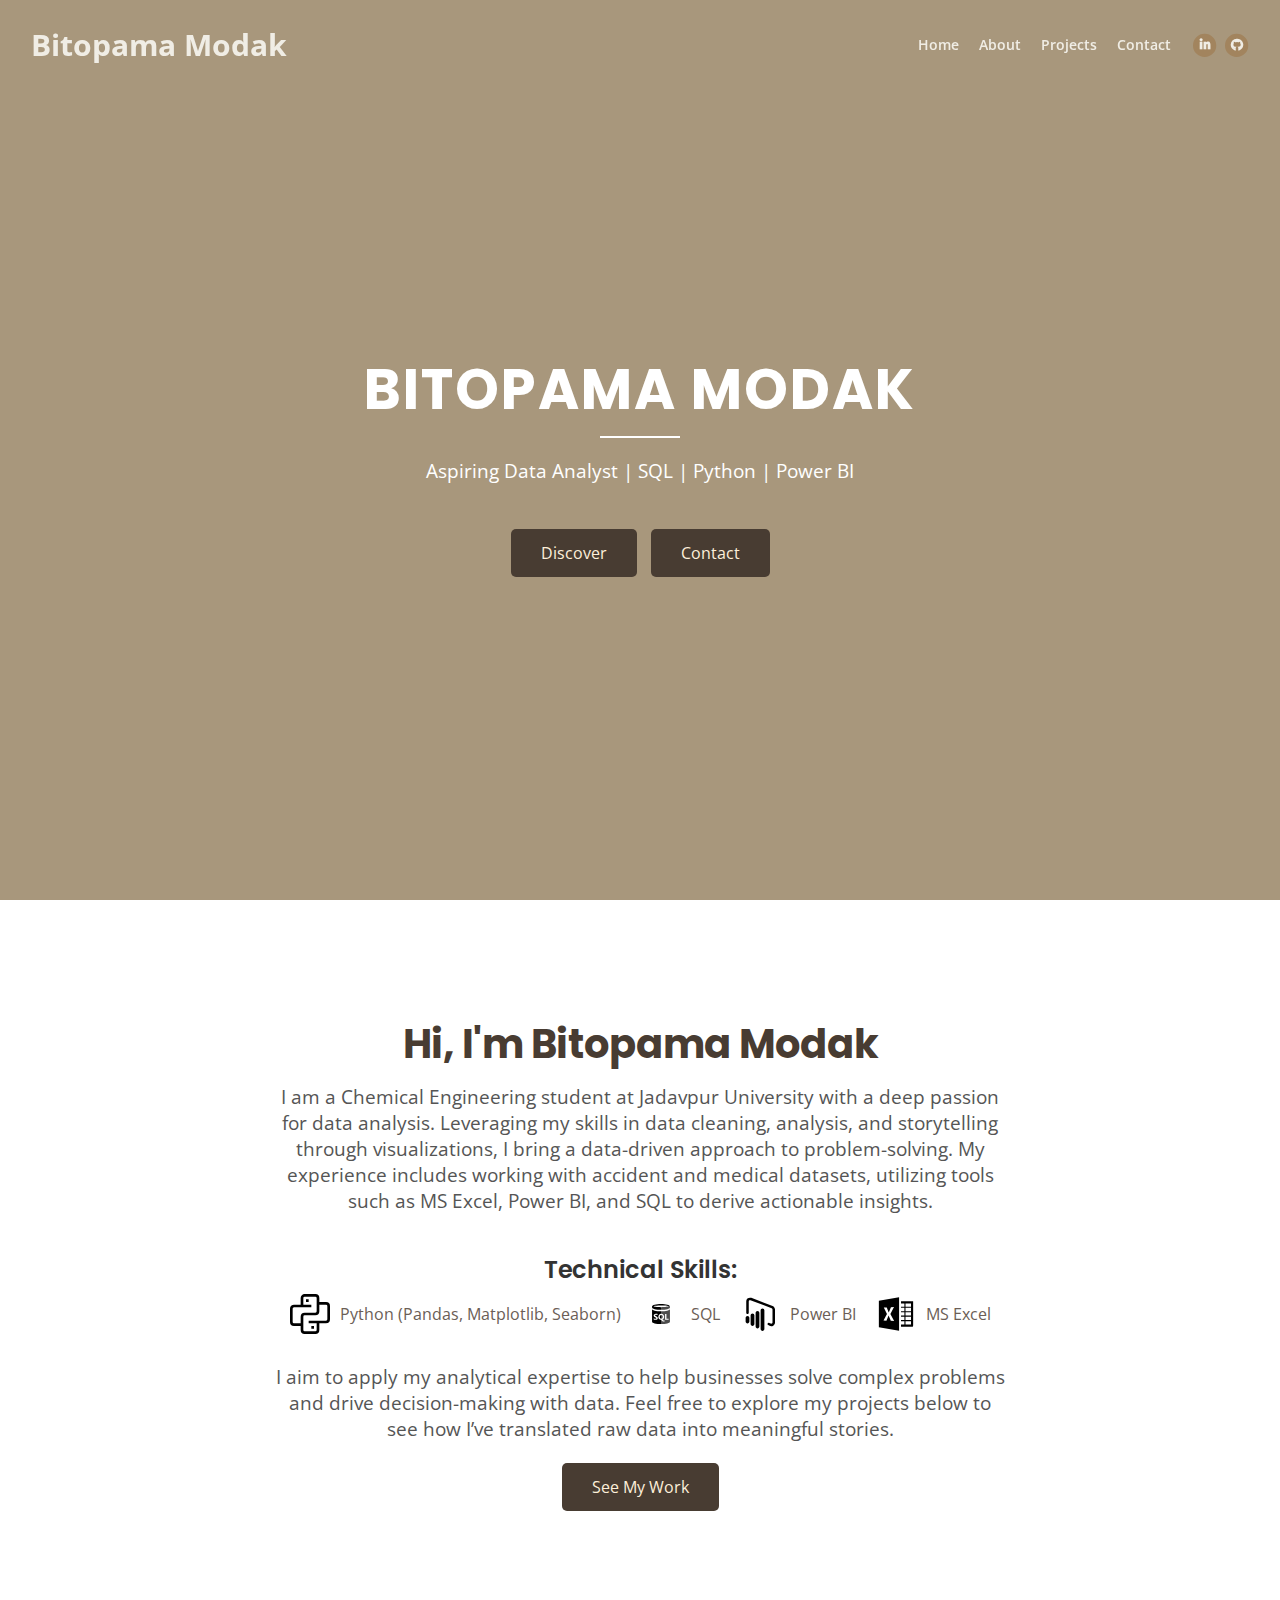
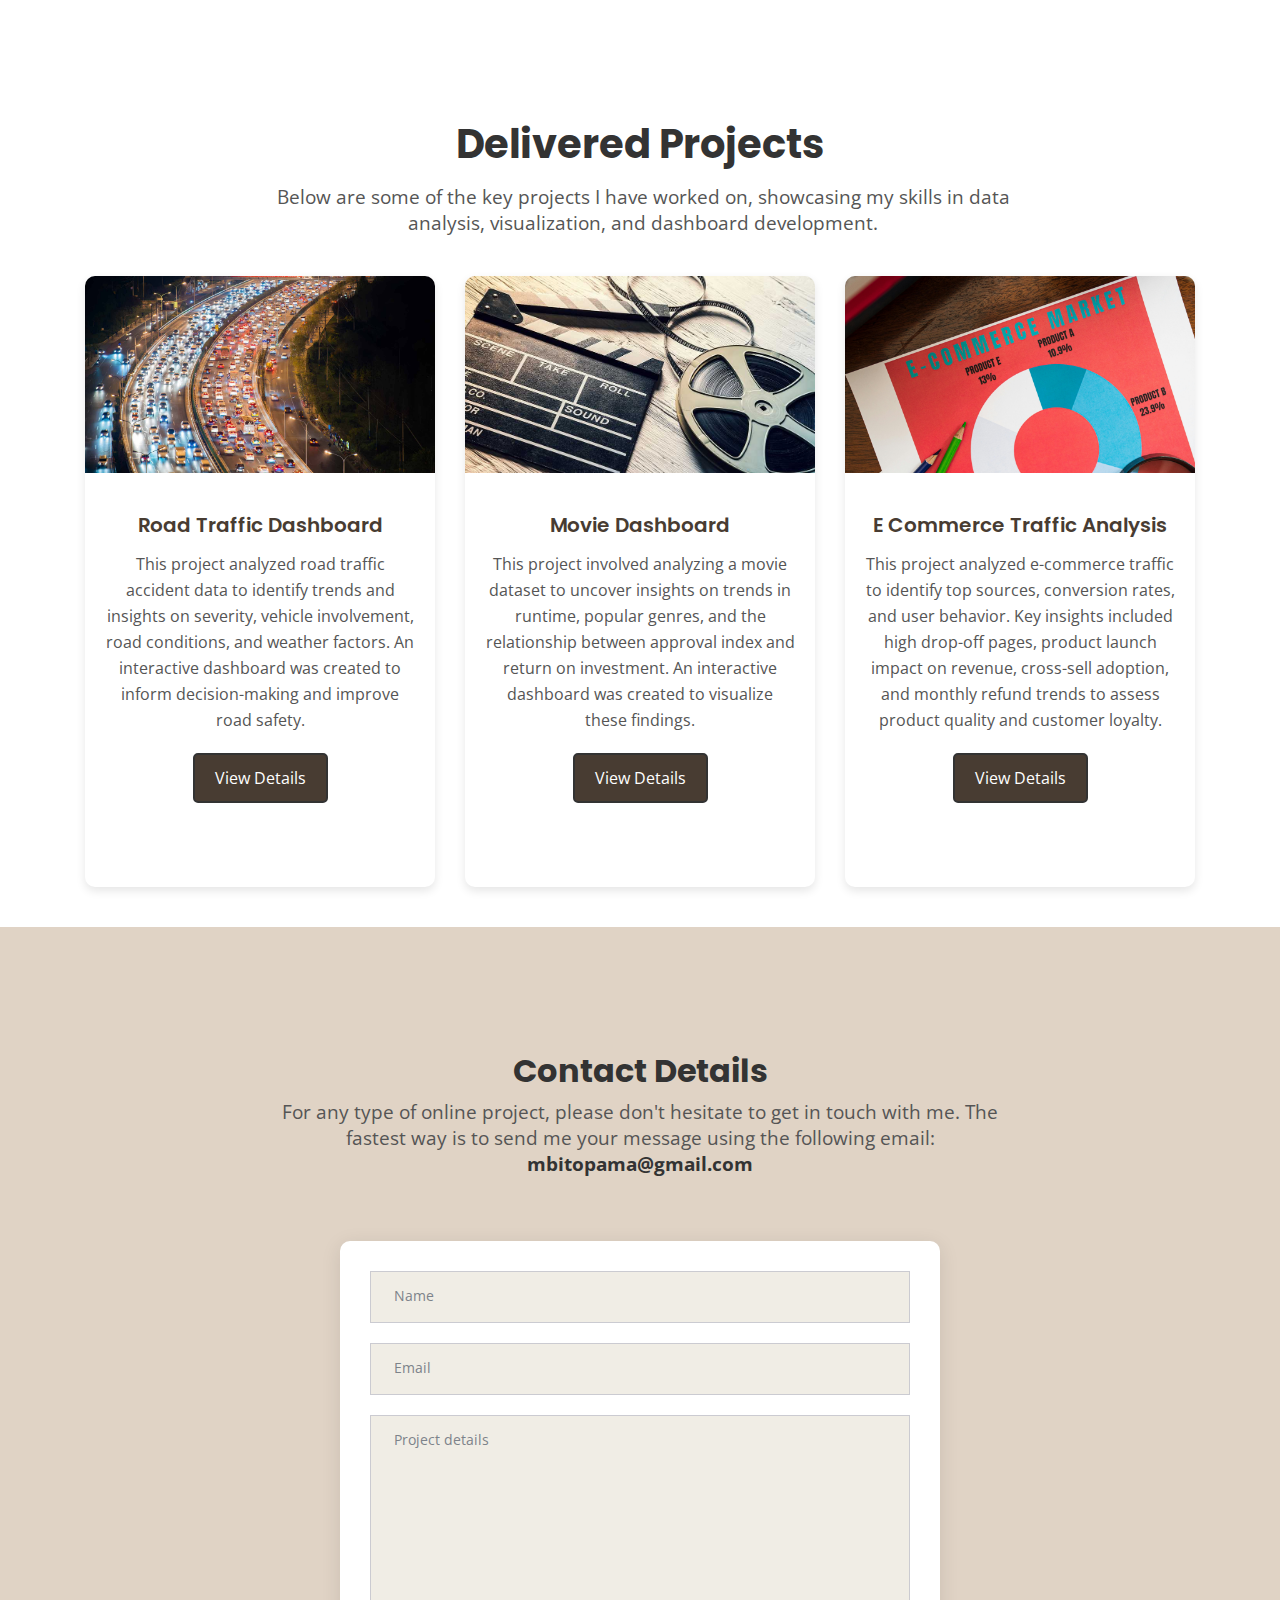
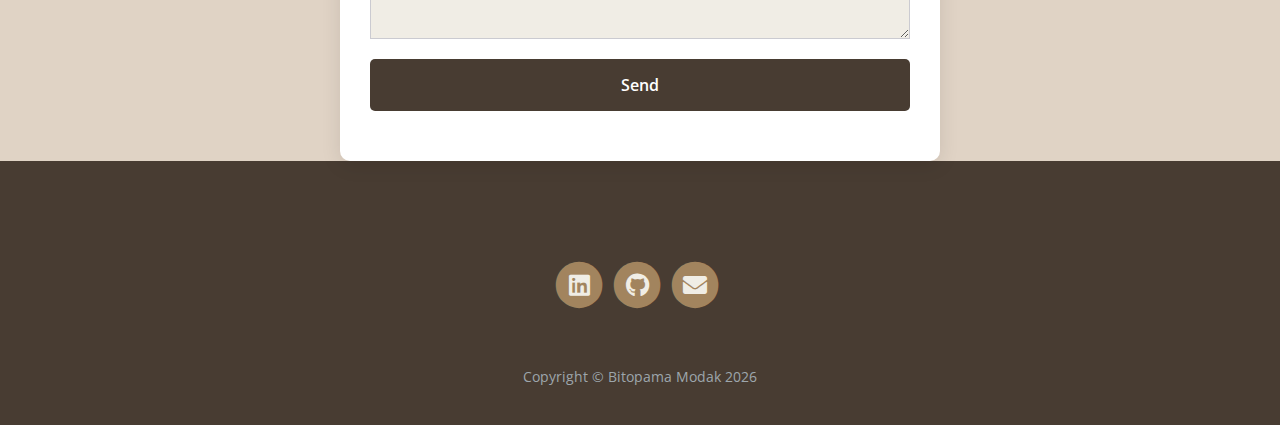
<file: index.html>
<!DOCTYPE html>
<html lang="en">
<head>
    <meta charset="utf-8">
    <meta name="viewport" content="width=device-width, initial-scale=1, shrink-to-fit=no">
    
    <!-- SEO Meta Tags -->
    <meta name="description" content="Your description">
    <meta name="author" content="Your name">

    <!-- OG Meta Tags to improve the way the post looks when you share the page on Facebook, Twitter, LinkedIn -->
	<meta property="og:site_name" content="" /> <!-- website name -->
	<meta property="og:site" content="" /> <!-- website link -->
	<meta property="og:title" content=""/> <!-- title shown in the actual shared post -->
	<meta property="og:description" content="" /> <!-- description shown in the actual shared post -->
	<meta property="og:image" content="" /> <!-- image link, make sure it's jpg -->
	<meta property="og:url" content="" /> <!-- where do you want your post to link to -->
	<meta name="twitter:card" content="summary_large_image"> <!-- to have large image post format in Twitter -->

    <!-- Webpage Title -->
    <title>Bitopama-Portfolio</title>
    
    <!-- Styles -->
    <link rel="preconnect" href="https://fonts.gstatic.com">
    <link href="https://fonts.googleapis.com/css2?family=Open+Sans:ital,wght@0,400;0,600;0,700;1,400&family=Poppins:wght@600&display=swap" rel="stylesheet">
    <link href="css/bootstrap.css" rel="stylesheet">
    <link href="css/fontawesome-all.css" rel="stylesheet">
	<link href="css/styles.css" rel="stylesheet">
	
	<!-- Favicon  -->
    <link rel="icon" href="images/newf.jpg">
</head>
<body data-spy="scroll" data-target=".fixed-top">
    
    <!-- Navigation -->
    <nav class="navbar navbar-expand-lg fixed-top navbar-dark">
        <div class="container">
            
            <!-- Image Logo -->
             <!--<a class="navbar-brand logo-image" href="index.html"><img src="images/logo.svg" alt="alternative"></a>   -->

            <!-- Text Logo - Use this if you don't have a graphic logo -->
             <a class="navbar-brand logo-text page-scroll" href="index.html">Bitopama Modak</a> 

            <button class="navbar-toggler p-0 border-0" type="button" data-toggle="offcanvas">
                <span class="navbar-toggler-icon"></span>
            </button>

            <div class="navbar-collapse offcanvas-collapse" id="navbarsExampleDefault">
                <ul class="navbar-nav ml-auto">
                    <li class="nav-item">
                        <a class="nav-link page-scroll" href="#header">Home <span class="sr-only">(current)</span></a>
                    </li>
                    <li class="nav-item">
                        <a class="nav-link page-scroll" href="#about">About</a>
                    </li>
                    <li class="nav-item dropdown">
                        <a class="nav-link page-scroll" href="#projects">Projects</a>
                    </li>
                    <li class="nav-item">
                        <a class="nav-link page-scroll" href="#contact">Contact</a>
                    </li>
                </ul>
                <span class="nav-item social-icons">
                    <span class="fa-stack">
                        <a href="https://www.linkedin.com/in/bitopama-modak">
                            <i class="fas fa-circle fa-stack-2x"></i>
                            <i class="fab fa-linkedin-in fa-stack-1x"></i>
                        </a>
                    </span>
                    <span class="fa-stack">
                        <a href="https://github.com/bitopama">
                            <i class="fas fa-circle fa-stack-2x"></i>
                            <i class="fab fa-github fa-stack-1x"></i>
                        </a>
                    </span>
                </span>
                
            </div> <!-- end of navbar-collapse -->
        </div> <!-- end of container -->
    </nav> <!-- end of navbar -->
    <!-- end of navigation -->


<!-- Header -->
<header id="header" class="header">
    <div class="container" style="position: relative; z-index: 1; padding-top: 60px;">
        <div class="text-container" style="max-width: 900px; margin: 0 auto; padding: 40px; border-radius: 10px;">
            <!-- Name & Title -->
            <h1 style="font-family: 'Poppins', sans-serif; font-weight: 700; font-size: 3.5rem; text-transform: uppercase; letter-spacing: 2px; color: #ffffff; margin-bottom: 20px;">
                BITOPAMA MODAK
            </h1>
            <div style="width: 80px; height: 2px; background-color: #fff; margin: 0 auto 20px;"></div> <!-- Divider Line -->
            <p style="font-family: 'Open Sans', sans-serif; font-size: 1.2rem; font-weight: 400; color: #fff; margin-bottom: 40px;">
                Aspiring Data Analyst | SQL | Python | Power BI
            </p>
            
            <!-- Buttons (Discover and Contact) -->
            <div style="margin-bottom: 30px;">
                <a href="#about" class="btn discover">
                    Discover
                </a>
                <a href="#contact" class="btn contact" >
                    Contact
                </a>
            </div>
        </div> <!-- end of text-container -->
    </div> <!-- end of container -->
</header> <!-- end of header -->



 



<!-- About Section -->
<div id="about" class="basic-1">
    <div class="container text-center">
        <div class="row justify-content-center">
            <div class="col-lg-8">
                <div class="about-container">
                    
                    <!-- Text Content -->
                    <h2 style="font-family: 'Poppins', sans-serif; font-weight: 700; font-size: 2.5rem; margin-bottom: 20px;">Hi, I'm Bitopama Modak</h2>
                    <p style="color: #555; font-size: 1.2rem; margin-bottom: 40px;">
                        I am a Chemical Engineering student at Jadavpur University with a deep passion for data analysis. 
                        Leveraging my skills in data cleaning, analysis, and storytelling through visualizations, 
                        I bring a data-driven approach to problem-solving. My experience includes working with accident 
                        and medical datasets, utilizing tools such as MS Excel, Power BI, and SQL to derive actionable insights.
                    </p>
                    <h4 style="color: #333; font-weight: 600;">Technical Skills:</h4>
                  <!-- Skills List with Icons -->
<div class="skills-list" style="display: flex; flex-wrap: wrap; justify-content: center; margin-bottom: 30px; gap: 20px;">
    <div class="skill-item" style="display: flex; align-items: center;">
        <img src="images/icons/python.svg" alt="Python" style="width: 40px; margin-right: 10px;">
        <span>Python (Pandas, Matplotlib, Seaborn)</span>
    </div>
    <div class="skill-item" style="display: flex; align-items: center;">
        <img src="images/icons/sql.svg" alt="SQL" style="width: 40px; margin-right: 10px;">
        <span>SQL</span>
    </div>
    <div class="skill-item" style="display: flex; align-items: center;">
        <img src="images/icons/power bi.svg" alt="Power BI" style="width: 40px; margin-right: 10px;">
        <span>Power BI</span>
    </div>
    <div class="skill-item" style="display: flex; align-items: center;">
        <img src="images/icons/excel.svg" alt="Excel" style="width: 40px; margin-right: 10px;">
        <span>MS Excel</span>
    </div>
</div>

                    <p style="color: #555; font-size: 1.2rem;">
                        I aim to apply my analytical expertise to help businesses solve complex problems 
                        and drive decision-making with data. Feel free to explore my projects below to 
                        see how I’ve translated raw data into meaningful stories.
                    </p>
                    <!-- Buttons -->
                    <a href="#projects" class="btn discover">See My Work</a>
                </div>
            </div> <!-- end of col -->
        </div> <!-- end of row -->
    </div> <!-- end of container -->
</div> <!-- end of basic-1 -->
<!-- end of about -->
 
<!-- Projects Section -->
<div id="projects" class="basic-3">
    <div class="container">
        <div class="row justify-content-center">
            <div class="col-lg-8 text-center">
                <h2 class="h2-heading" style="color: #333; font-size: 2.5rem; margin-bottom: 20px;">Delivered Projects</h2>
                <p class="p-heading" style="color: #555; font-size: 1.2rem; margin-bottom: 40px;">
                    Below are some of the key projects I have worked on, showcasing my skills in data analysis, visualization, and dashboard development.
                </p>
            </div> <!-- end of col -->
        </div> <!-- end of row -->

        <!-- Project Cards Grid -->
        <div class="row justify-content-center">
            <!-- Project 1 -->
            <div class="col-lg-4 col-md-6 mb-4">
                <div class="project-card" style="border-radius: 10px; overflow: hidden; box-shadow: 0 4px 10px rgba(0, 0, 0, 0.1); transition: transform 0.3s;">
                    <div class="image-container">
                        <img class="img-fluid" src="images/pj.jpg" alt="Road Traffic Dashboard" style="width: 100%; height: auto; object-fit: cover;">
                    </div>
                    <div class="text-container" style="padding: 20px; text-align: center;">
                        <h4 style="font-size: 1.25rem; font-weight: 600; margin-bottom: 10px;">Road Traffic Dashboard</h4>
                        <p style="color: #555; font-size: 1rem; margin-bottom: 20px;">
                            This project analyzed road traffic accident data to identify trends and insights on severity, vehicle involvement, road conditions, and weather factors. An interactive dashboard was created to inform decision-making and improve road safety.
                        </p>
                        <a href="project.html" class="button primary" style="padding: 10px 20px; background-color: #483C32; color: white; text-decoration: none; border-radius: 5px;">View Details</a>
                    </div>
                </div>
            </div> <!-- end of col -->

            <!-- Project 2 -->
            <div class="col-lg-4 col-md-6 mb-4">
                <div class="project-card" style="border-radius: 10px; overflow: hidden; box-shadow: 0 4px 10px rgba(0, 0, 0, 0.1); transition: transform 0.3s;">
                    <div class="image-container">
                        <img class="img-fluid" src="images/movie-1581953620.jpg" alt="Movie Dashboard" style="width: 100%; height: auto; object-fit: cover;">
                    </div>
                    <div class="text-container" style="padding: 20px; text-align: center;">
                        <h4 style="font-size: 1.25rem; font-weight: 600; margin-bottom: 10px;">Movie Dashboard</h4>
                        <p style="color: #555; font-size: 1rem; margin-bottom: 20px;">
                            This project involved analyzing a movie dataset to uncover insights on trends in runtime, popular genres, and the relationship between approval index and return on investment. An interactive dashboard was created to visualize these findings.
                        </p>
                        <a href="pro2.html" class="button primary" style="padding: 10px 20px; background-color: #483C32; color: white; text-decoration: none; border-radius: 5px;">View Details</a>
                    </div>
                </div>
            </div> <!-- end of col -->
              <!-- Project 2 -->
              <div class="col-lg-4 col-md-6 mb-4">
                <div class="project-card" style="border-radius: 10px; overflow: hidden; box-shadow: 0 4px 10px rgba(0, 0, 0, 0.1); transition: transform 0.3s;">
                    <div class="image-container">
                        <img class="img-fluid" src="images/pexels-rdne-79476543.jpg" alt="Movie Dashboard" style="width: 100%; height: auto; object-fit: cover;">
                    </div>
                    <div class="text-container" style="padding: 20px; text-align: center;">
                        <h4 style="font-size: 1.25rem; font-weight: 600; margin-bottom: 10px;">E Commerce Traffic Analysis</h4>
                        <p style="color: #555; font-size: 1rem; margin-bottom: 20px;">
                            This project analyzed e-commerce traffic to identify top sources, conversion rates, and user behavior. Key insights included high drop-off pages, product launch impact on revenue, cross-sell adoption, and monthly refund trends to assess product quality and customer loyalty.
                        </p>
                        <a href="pro3.html" class="button primary" style="padding: 10px 20px; background-color: #483C32; color: white; text-decoration: none; border-radius: 5px;">View Details</a>
                    </div>
                </div>
            </div> <!-- end of col -->

            <!-- Add more project cards similarly -->
        </div> <!-- end of row -->
    </div> <!-- end of container -->
</div> <!-- end of basic-3 -->
<!-- end of projects -->


   

   


    


  <!-- Contact -->
<div id="contact" class="form-1 bg-gray" >
    <div class="container">
        <div class="row">
            <div class="col-lg-12 text-center">
                <h2 style="color: #333;">Contact Details</h2>
                <p class="p-heading" style="color: #555; font-size: 1.2rem;">
                    For any type of online project, please don't hesitate to get in touch with me. The fastest way is to send me your message using the following email: 
                    <a class="blue no-line" href="mailto:mbitopama@gmail.com" style="color: #333; font-weight: bold;">mbitopama@gmail.com</a>
                </p>
            </div> <!-- end of col -->
        </div> <!-- end of row -->
        
        <div class="row">
            <div class="col-lg-12">
                <form action="https://formspree.io/f/mdkonkop" method="POST" id="contactForm" style="max-width: 600px; margin: auto; background: white; padding: 30px; border-radius: 10px; box-shadow: 0 4px 20px rgba(0, 0, 0, 0.1);">
                    <div class="form-group">
                        <input type="text" class="form-control-input" id="cname"  name="name" required>
                        <label class="label-control" for="cname">Name</label>
                    </div>
                    <div class="form-group">
                        <input type="email" class="form-control-input" id="cemail" name="email" required>
                        <label class="label-control" for="cemail">Email</label>
                    </div>
                    <div class="form-group">
                        <div class="form-group">
                            <textarea class="form-control-textarea" id="cmessage" required
                          
                         name="message"></textarea>
                        <label class="label-control" for="cmessage">Project details</label>
                       
                    </div>
                    <div class="form-group text-center">
                        <button type="submit" class="form-control-submit-button" style="background-color: #483C32; color: white; border: none; padding: 12px 30px; border-radius: 5px; cursor: pointer; font-size: 16px;">
                            Send
                        </button>
                    </div>
                </form>
                <p id="statusMessage" style="color: green; margin-top: 10px; text-align: center;"></p>
            </div>
        </div>
    </div>
</div>
<!-- end of contact -->
<script>
    document.getElementById('contactForm').addEventListener('submit', function(event) {
        event.preventDefault();
        const form = this;

        fetch(form.action, {
            method: form.method,
            headers: {
                'Accept': 'application/json',
                'Content-Type': 'application/x-www-form-urlencoded',
            },
            body: new URLSearchParams(new FormData(form)).toString()
        })
        .then(response => {
            if (response.ok) {
                document.getElementById('statusMessage').textContent = "Thank you! Your message has been sent.";
                form.reset(); // Reset the form fields
            } else {
                document.getElementById('statusMessage').textContent = "Oops! There was a problem submitting your form.";
            }
        })
        .catch(error => {
            document.getElementById('statusMessage').textContent = "Oops! There was a problem submitting your form.";
        });
    });
</script>



<!-- Footer -->
<div class="footer">
    <div class="container">
        <div class="row">
            <div class="col-lg-12 text-center">
                <div class="social-container">
                    <span class="fa-stack">
                        <a href="https://www.linkedin.com/in/bitopama-modak/">
                            <i class="fas fa-circle fa-stack-2x"></i>
                            <i class="fab fa-linkedin fa-stack-1x"></i>
                        </a>
                    </span>
                    <span class="fa-stack">
                        <a href="https://github.com/Bitopama">
                            <i class="fas fa-circle fa-stack-2x"></i>
                            <i class="fab fa-github fa-stack-1x"></i>
                        </a>
                    </span>
                    <span class="fa-stack">
                        <a href="mailto:mbitopama@gmail.com">
                            <i class="fas fa-circle fa-stack-2x"></i>
                            <i class="fas fa-envelope fa-stack-1x"></i>
                        </a>
                    </span>
                </div> <!-- end of social-container -->
            </div> <!-- end of col -->
        </div> <!-- end of row -->
    </div> <!-- end of container -->
</div> <!-- end of footer -->  

<!-- Copyright -->
<div class="copyright bg-gray" style="padding: 20px 0;">
    <div class="container text-center">
        <p class="p-small">Copyright © <a class="no-line" href="#your-link">Bitopama Modak</a> <span id="year"></span></p>
    </div> <!-- end of container -->
</div> <!-- end of copyright -->

<!-- Scripts -->
<script src="js/jquery.min.js"></script> <!-- jQuery for Bootstrap's JavaScript plugins -->
<script src="js/bootstrap.min.js"></script> <!-- Bootstrap framework -->
<script src="js/jquery.easing.min.js"></script> <!-- jQuery Easing for smooth scrolling between anchors -->
<script src="js/scripts.js"></script> <!-- Custom scripts -->

<script>
    document.getElementById("year").textContent = new Date().getFullYear();
</script>
</file>
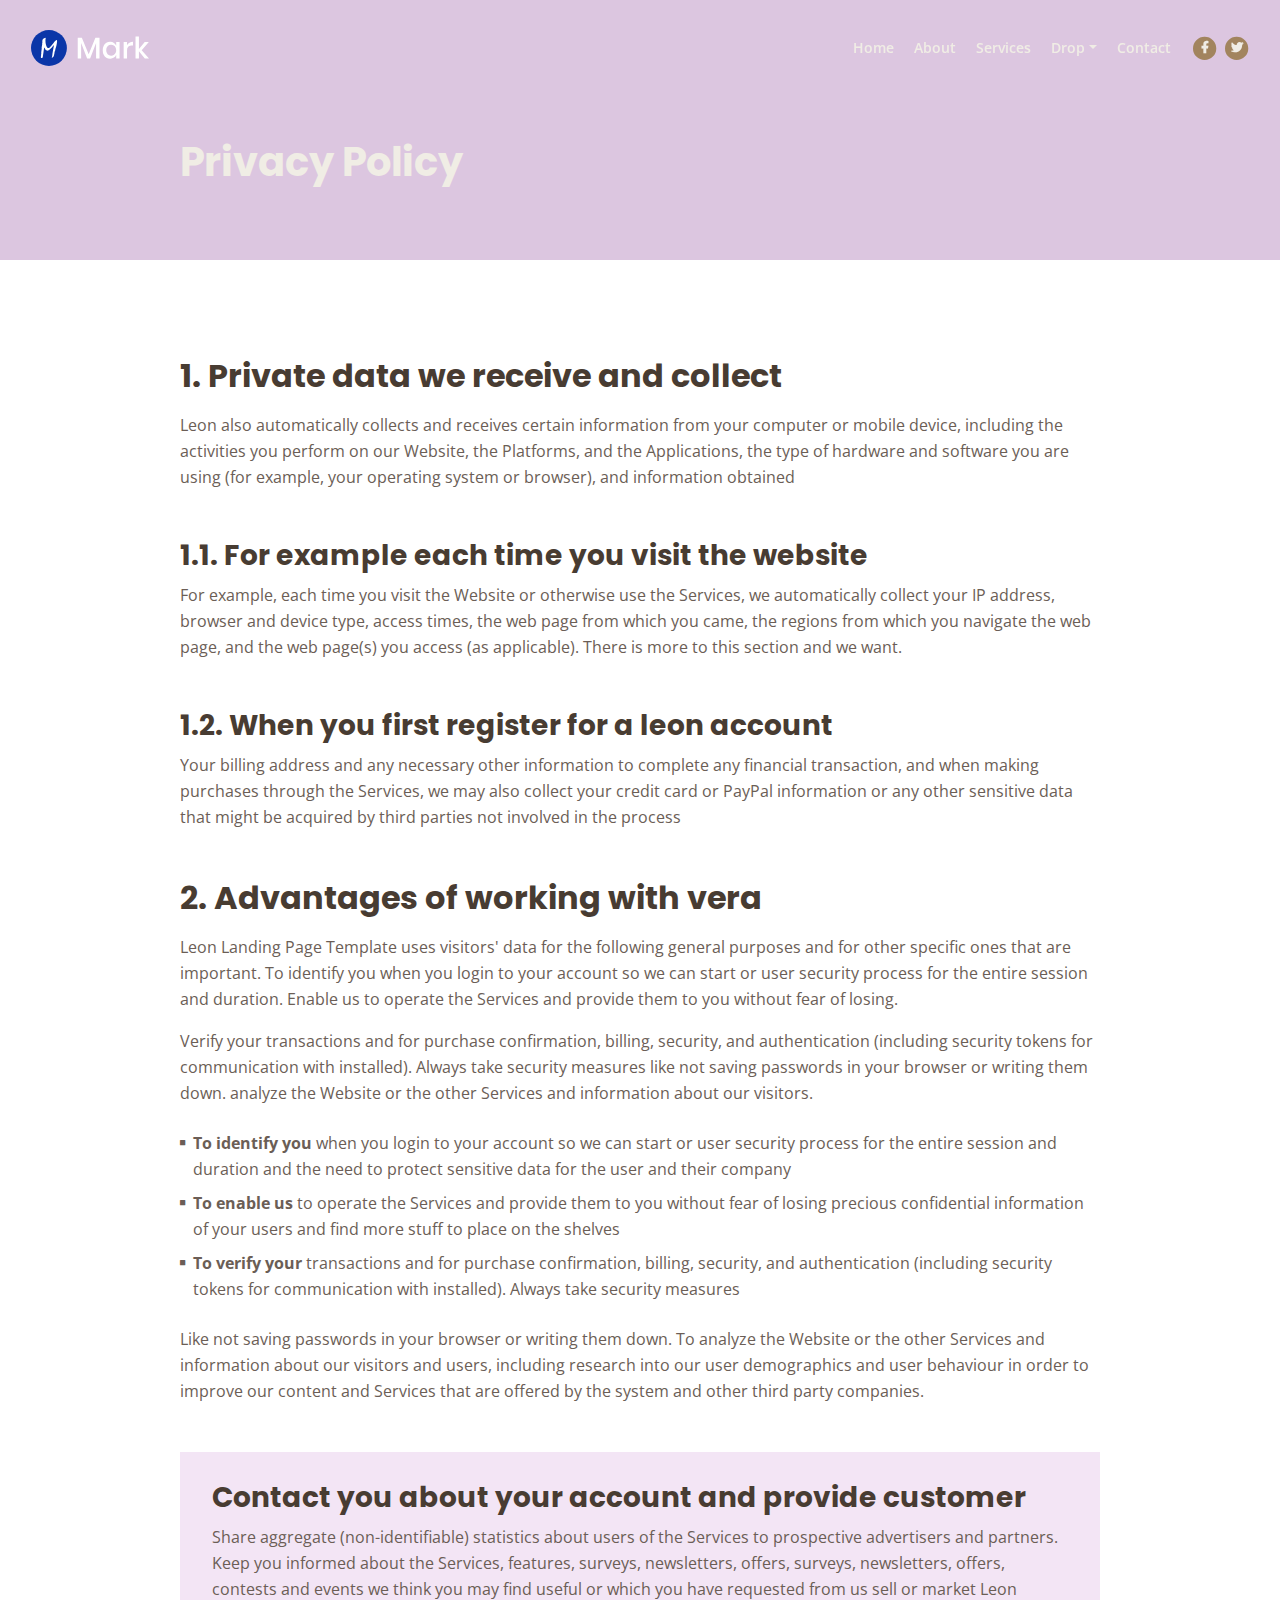
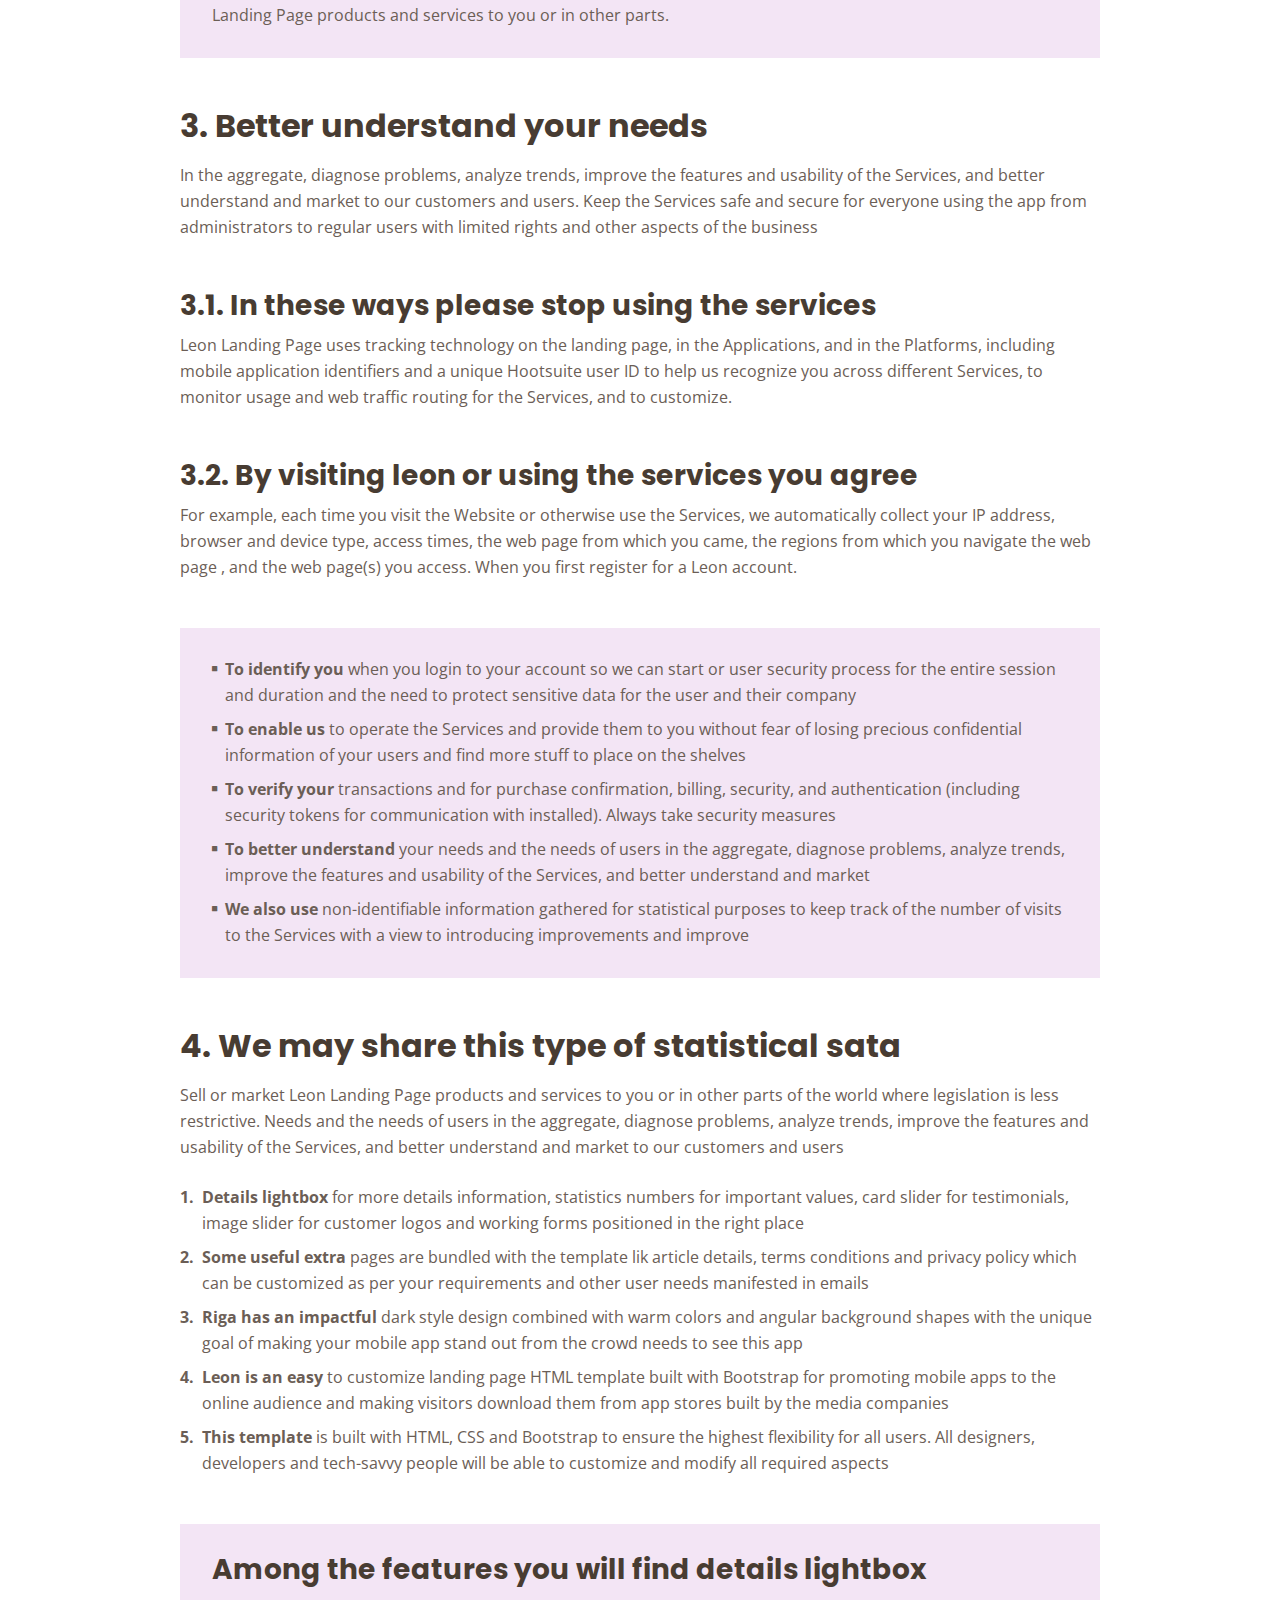
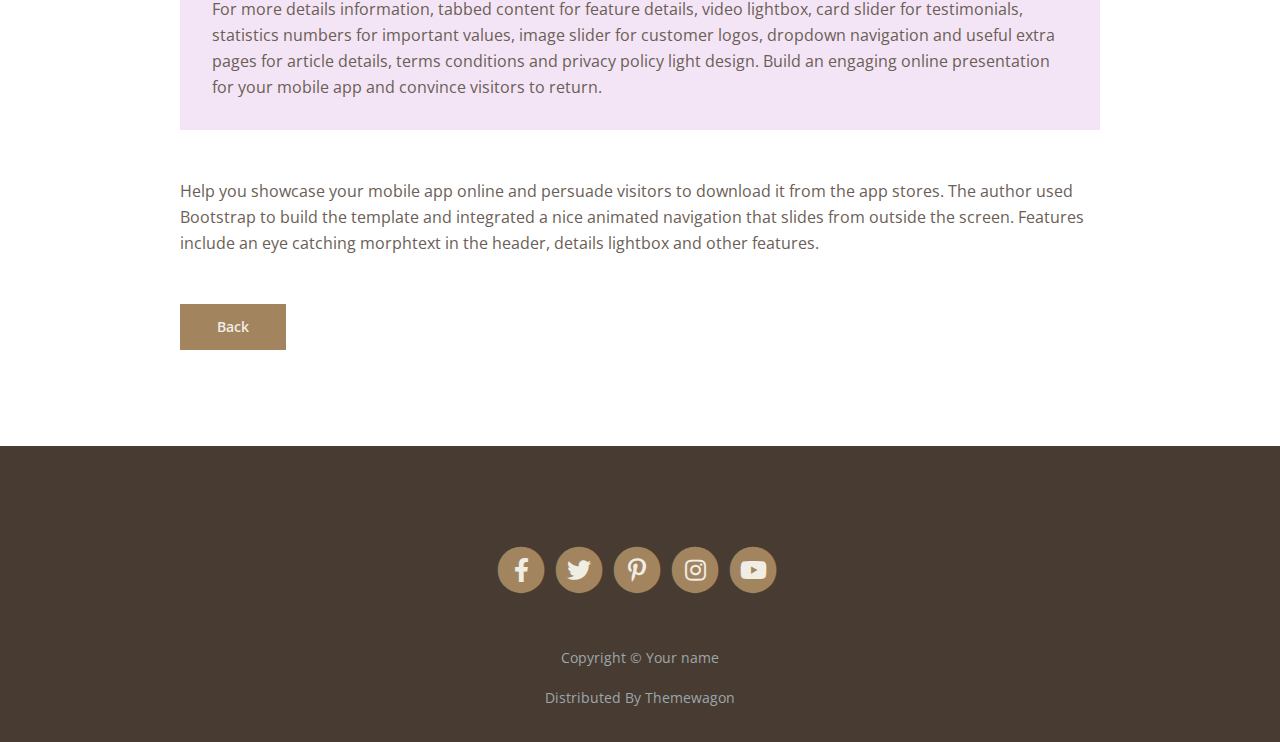
<file: privacy.html>
<!DOCTYPE html>
<html lang="en">
<head>
    <meta charset="utf-8">
    <meta name="viewport" content="width=device-width, initial-scale=1, shrink-to-fit=no">
    
    <!-- SEO Meta Tags -->
    <meta name="description" content="Your description">
    <meta name="author" content="Your name">

    <!-- OG Meta Tags to improve the way the post looks when you share the page on Facebook, Twitter, LinkedIn -->
	<meta property="og:site_name" content="" /> <!-- website name -->
	<meta property="og:site" content="" /> <!-- website link -->
	<meta property="og:title" content=""/> <!-- title shown in the actual shared post -->
	<meta property="og:description" content="" /> <!-- description shown in the actual shared post -->
	<meta property="og:image" content="" /> <!-- image link, make sure it's jpg -->
	<meta property="og:url" content="" /> <!-- where do you want your post to link to -->
	<meta name="twitter:card" content="summary_large_image"> <!-- to have large image post format in Twitter -->

    <!-- Webpage Title -->
    <title>Privacy Policy - Mark</title>
    
    <!-- Styles -->
    <link rel="preconnect" href="https://fonts.gstatic.com">
    <link href="https://fonts.googleapis.com/css2?family=Open+Sans:ital,wght@0,400;0,600;0,700;1,400&family=Poppins:wght@600&display=swap" rel="stylesheet">
    <link href="css/bootstrap.css" rel="stylesheet">
    <link href="css/fontawesome-all.css" rel="stylesheet">
	<link href="css/styles.css" rel="stylesheet">
	
	<!-- Favicon  -->
    <link rel="icon" href="images/favicon.png">
</head>
<body data-spy="scroll" data-target=".fixed-top">
    
    <!-- Navigation -->
    <nav class="navbar navbar-expand-lg fixed-top navbar-dark">
        <div class="container">
            
            <!-- Image Logo -->
            <a class="navbar-brand logo-image" href="index.html"><img src="images/logo.svg" alt="alternative"></a>  

            <!-- Text Logo - Use this if you don't have a graphic logo -->
            <!-- <a class="navbar-brand logo-text page-scroll" href="index.html">Mark</a> -->

            <button class="navbar-toggler p-0 border-0" type="button" data-toggle="offcanvas">
                <span class="navbar-toggler-icon"></span>
            </button>

            <div class="navbar-collapse offcanvas-collapse" id="navbarsExampleDefault">
                <ul class="navbar-nav ml-auto">
                    <li class="nav-item">
                        <a class="nav-link page-scroll" href="index.html#header">Home <span class="sr-only">(current)</span></a>
                    </li>
                    <li class="nav-item">
                        <a class="nav-link page-scroll" href="index.html#about">About</a>
                    </li>
                    <li class="nav-item">
                        <a class="nav-link page-scroll" href="index.html#services">Services</a>
                    </li>
                    <li class="nav-item dropdown">
                        <a class="nav-link dropdown-toggle" href="#" id="dropdown01" data-toggle="dropdown" aria-haspopup="true" aria-expanded="false">Drop</a>
                        <div class="dropdown-menu" aria-labelledby="dropdown01">
                            <a class="dropdown-item page-scroll" href="project.html">Project Details</a>
                            <div class="dropdown-divider"></div>
                            <a class="dropdown-item page-scroll" href="terms.html">Terms Conditions</a>
                            <div class="dropdown-divider"></div>
                            <a class="dropdown-item page-scroll" href="privacy.html">Privacy Policy</a>
                        </div>
                    </li>
                    <li class="nav-item">
                        <a class="nav-link page-scroll" href="index.html#contact">Contact</a>
                    </li>
                </ul>
                <span class="nav-item social-icons">
                    <span class="fa-stack">
                        <a href="#your-link">
                            <i class="fas fa-circle fa-stack-2x"></i>
                            <i class="fab fa-facebook-f fa-stack-1x"></i>
                        </a>
                    </span>
                    <span class="fa-stack">
                        <a href="#your-link">
                            <i class="fas fa-circle fa-stack-2x"></i>
                            <i class="fab fa-twitter fa-stack-1x"></i>
                        </a>
                    </span>
                </span>
            </div> <!-- end of navbar-collapse -->
        </div> <!-- end of container -->
    </nav> <!-- end of navbar -->
    <!-- end of navigation -->


    <!-- Header -->
    <header class="ex-header">
        <div class="container">
            <div class="row">
                <div class="col-xl-10 offset-xl-1">
                    <h1>Privacy Policy</h1>
                </div> <!-- end of col -->
            </div> <!-- end of row -->
        </div> <!-- end of container -->
    </header> <!-- end of ex-header -->
    <!-- end of header -->


    <!-- Basic -->
    <div class="ex-basic-1 pt-5 pb-5">
        <div class="container">
            <div class="row">
                <div class="col-xl-10 offset-xl-1">
                    <h2 class="mt-5 mb-3">1. Private data we receive and collect</h2>
                    <p class="mb-5">Leon also automatically collects and receives certain information from your computer or mobile device, including the activities you perform on our Website, the Platforms, and the Applications, the type of hardware and software you are using (for example, your operating system or browser), and information obtained</p>
                    <h3>1.1. For example each time you visit the website</h3>
                    <p class="mb-5">For example, each time you visit the Website or otherwise use the Services, we automatically collect your IP address, browser and device type, access times, the web page from which you came, the regions from which you navigate the web page, and the web page(s) you access (as applicable). There is more to this section and we want.</p>
                    <h3>1.2. When you first register for a leon account</h3>
                    <p class="mb-5">Your billing address and any necessary other information to complete any financial transaction, and when making purchases through the Services, we may also collect your credit card or PayPal information or any other sensitive data that might be acquired by third parties not involved in the process</p>
                    
                    <h2 class="mb-3">2. Advantages of working with vera</h2>
                    <p>Leon Landing Page Template uses visitors' data for the following general purposes and for other specific ones that are important. To identify you when you login to your account so we can start or user security process for the entire session and duration. Enable us to operate the Services and provide them to you without fear of losing.</p>
                    <p class="mb-4">Verify your transactions and for purchase confirmation, billing, security, and authentication (including security tokens for communication with installed). Always take security measures like not saving passwords in your browser or writing them down. analyze the Website or the other Services and information about our visitors.</p>
                    <ul class="list-unstyled li-space-lg mb-4">
                        <li class="media">
                            <i class="fas fa-square"></i>
                            <div class="media-body"><strong>To identify you</strong> when you login to your account so we can start or user security process for the entire session and duration and the need to protect sensitive data for the user and their company</div>
                        </li>
                        <li class="media">
                            <i class="fas fa-square"></i>
                            <div class="media-body"><strong>To enable us</strong> to operate the Services and provide them to you without fear of losing precious confidential information of your users and find more stuff to place on the shelves</div>
                        </li>
                        <li class="media">
                            <i class="fas fa-square"></i>
                            <div class="media-body"><strong>To verify your</strong> transactions and for purchase confirmation, billing, security, and authentication (including security tokens for communication with installed). Always take security measures</div>
                        </li>
                    </ul>
                    <p class="mb-5">Like not saving passwords in your browser or writing them down. To analyze the Website or the other Services and information about our visitors and users, including research into our user demographics and user behaviour in order to improve our content and Services that are offered by the system and other third party companies.</p>
                    <div class="text-box mb-5">
                        <h3>Contact you about your account and provide customer</h3>
                        <p>Share aggregate (non-identifiable) statistics about users of the Services to prospective advertisers and partners. Keep you informed about the Services, features, surveys, newsletters, offers, surveys, newsletters, offers, contests and events we think you may find useful or which you have requested from us sell or market Leon Landing Page products and services to you or in other parts.</p>
                    </div> <!-- end of text-box -->
                    
                    <h2 class="mb-3">3. Better understand your needs</h2>
                    <p class="mb-5"> In the aggregate, diagnose problems, analyze trends, improve the features and usability of the Services, and better understand and market to our customers and users. Keep the Services safe and secure for everyone using the app from administrators to regular users with limited rights and other aspects of the business</p>
                    <h3>3.1. In these ways please stop using the services</h3>
                    <p class="mb-5">Leon Landing Page uses tracking technology on the landing page, in the Applications, and in the Platforms, including mobile application identifiers and a unique Hootsuite user ID to help us recognize you across different Services, to monitor usage and web traffic routing for the Services, and to customize.</p>
                    <h3>3.2. By visiting leon or using the services you agree</h3>
                    <p class="mb-5">For example, each time you visit the Website or otherwise use the Services, we automatically collect your IP address, browser and device type, access times, the web page from which you came, the regions from which you navigate the web page , and the web page(s) you access. When you first register for a Leon account.</p>
                    <div class="text-box mb-5">
                        <ul class="list-unstyled li-space-lg">
                            <li class="media">
                                <i class="fas fa-square"></i>
                                <div class="media-body"><strong>To identify you</strong> when you login to your account so we can start or user security process for the entire session and duration and the need to protect sensitive data for the user and their company</div>
                            </li>
                            <li class="media">
                                <i class="fas fa-square"></i>
                                <div class="media-body"><strong>To enable us</strong> to operate the Services and provide them to you without fear of losing precious confidential information of your users and find more stuff to place on the shelves</div>
                            </li>
                            <li class="media">
                                <i class="fas fa-square"></i>
                                <div class="media-body"><strong>To verify your</strong> transactions and for purchase confirmation, billing, security, and authentication (including security tokens for communication with installed). Always take security measures</div>
                            </li>
                            <li class="media">
                                <i class="fas fa-square"></i>
                                <div class="media-body"><strong>To better understand</strong> your needs and the needs of users in the aggregate, diagnose problems, analyze trends, improve the features and usability of the Services, and better understand and market</div>
                            </li>
                            <li class="media">
                                <i class="fas fa-square"></i>
                                <div class="media-body"><strong>We also use</strong> non-identifiable information gathered for statistical purposes to keep track of the number of visits to the Services with a view to introducing improvements and improve</div>
                            </li>
                        </ul>
                    </div> <!-- end of text-box -->
                    
                    <h2 class="mb-3">4. We may share this type of statistical sata</h2>
                    <p class="mb-4">Sell or market Leon Landing Page products and services to you or in other parts of the world where legislation is less restrictive. Needs and the needs of users in the aggregate, diagnose problems, analyze trends, improve the features and usability of the Services, and better understand and market to our customers and users</p>
                    <ul class="list-unstyled li-space-lg mb-5">
                        <li class="media">
                            <strong>1.</strong>
                            <div class="media-body"><strong>Details lightbox</strong> for more details information, statistics numbers for important values, card slider for testimonials, image slider for customer logos and working forms positioned in the right place</div>
                        </li>
                        <li class="media">
                            <strong>2.</strong>
                            <div class="media-body"><strong>Some useful extra</strong> pages are bundled with the template lik article details, terms conditions and privacy policy which can be customized as per your requirements and other user needs manifested in emails</div>
                        </li>
                        <li class="media">
                            <strong>3.</strong>
                            <div class="media-body"><strong>Riga has an impactful</strong> dark style design combined with warm colors and angular background shapes with the unique goal of making your mobile app stand out from the crowd needs to see this app</div>
                        </li>
                        <li class="media">
                            <strong>4.</strong>
                            <div class="media-body"><strong>Leon is an easy</strong> to customize landing page HTML template built with Bootstrap for promoting mobile apps to the online audience and making visitors download them from app stores built by the media companies</div>
                        </li>
                        <li class="media">
                            <strong>5.</strong>
                            <div class="media-body"><strong>This template</strong> is built with HTML, CSS and Bootstrap to ensure the highest flexibility for all users. All designers, developers and tech-savvy people will be able to customize and modify all required aspects</div>
                        </li>
                    </ul>
                    
                    <div class="text-box mb-5">
                        <h3>Among the features you will find details lightbox</h3>
                        <p>For more details information, tabbed content for feature details, video lightbox, card slider for testimonials, statistics numbers for important values, image slider for customer logos, dropdown navigation and useful extra pages for article details, terms conditions and privacy policy light design. Build an engaging online presentation for your mobile app and convince visitors to return.</p>
                    </div> <!-- end of text-box -->
                    <p class="mb-5">Help you showcase your mobile app online and persuade visitors to download it from the app stores. The author used Bootstrap to build the template and integrated a nice animated navigation that slides from outside the screen. Features include an eye catching morphtext in the header, details lightbox and other features.</p>
                    
                    <a class="btn-solid-reg mb-5" href="index.html">Back</a>
                </div> <!-- end of col -->
            </div> <!-- end of row -->
        </div> <!-- end of container -->
    </div> <!-- end of ex-basic-1 -->
    <!-- end of basic -->


    <!-- Footer -->
    <div class="footer bg-gray">
        <div class="container">
            <div class="row">
                <div class="col-lg-12">
                    <div class="social-container">
                        <span class="fa-stack">
                            <a href="#your-link">
                                <i class="fas fa-circle fa-stack-2x"></i>
                                <i class="fab fa-facebook-f fa-stack-1x"></i>
                            </a>
                        </span>
                        <span class="fa-stack">
                            <a href="#your-link">
                                <i class="fas fa-circle fa-stack-2x"></i>
                                <i class="fab fa-twitter fa-stack-1x"></i>
                            </a>
                        </span>
                        <span class="fa-stack">
                            <a href="#your-link">
                                <i class="fas fa-circle fa-stack-2x"></i>
                                <i class="fab fa-pinterest-p fa-stack-1x"></i>
                            </a>
                        </span>
                        <span class="fa-stack">
                            <a href="#your-link">
                                <i class="fas fa-circle fa-stack-2x"></i>
                                <i class="fab fa-instagram fa-stack-1x"></i>
                            </a>
                        </span>
                        <span class="fa-stack">
                            <a href="#your-link">
                                <i class="fas fa-circle fa-stack-2x"></i>
                                <i class="fab fa-youtube fa-stack-1x"></i>
                            </a>
                        </span>
                    </div> <!-- end of social-container -->
                </div> <!-- end of col -->
            </div> <!-- end of row -->
        </div> <!-- end of container -->
    </div> <!-- end of footer -->  
    <!-- end of footer -->


    <!-- Copyright -->
    <div class="copyright bg-gray">
        <div class="container">
            <div class="row">
                <div class="col-lg-12">
                    <p class="p-small">Copyright © <a class="no-line" href="#your-link">Your name</a></p>
                </div> <!-- end of col -->
            </div> <!-- enf of row -->
        </div> <!-- end of container -->

        <div class="container">
            <div class="row">
                <div class="col-lg-12">
                    <p class="p-small">Distributed By <a class="no-line" href="https://themewagon.com/">Themewagon</a></p>
                </div> <!-- end of col -->
            </div> <!-- enf of row -->
        </div> <!-- end of container -->
    </div> <!-- end of copyright --> 
    <!-- end of copyright -->
    
    	
    <!-- Scripts -->
    <script src="js/jquery.min.js"></script> <!-- jQuery for Bootstrap's JavaScript plugins -->
    <script src="js/bootstrap.min.js"></script> <!-- Bootstrap framework -->
    <script src="js/jquery.easing.min.js"></script> <!-- jQuery Easing for smooth scrolling between anchors -->
    <script src="js/scripts.js"></script> <!-- Custom scripts -->
</body>
</html>
</file>
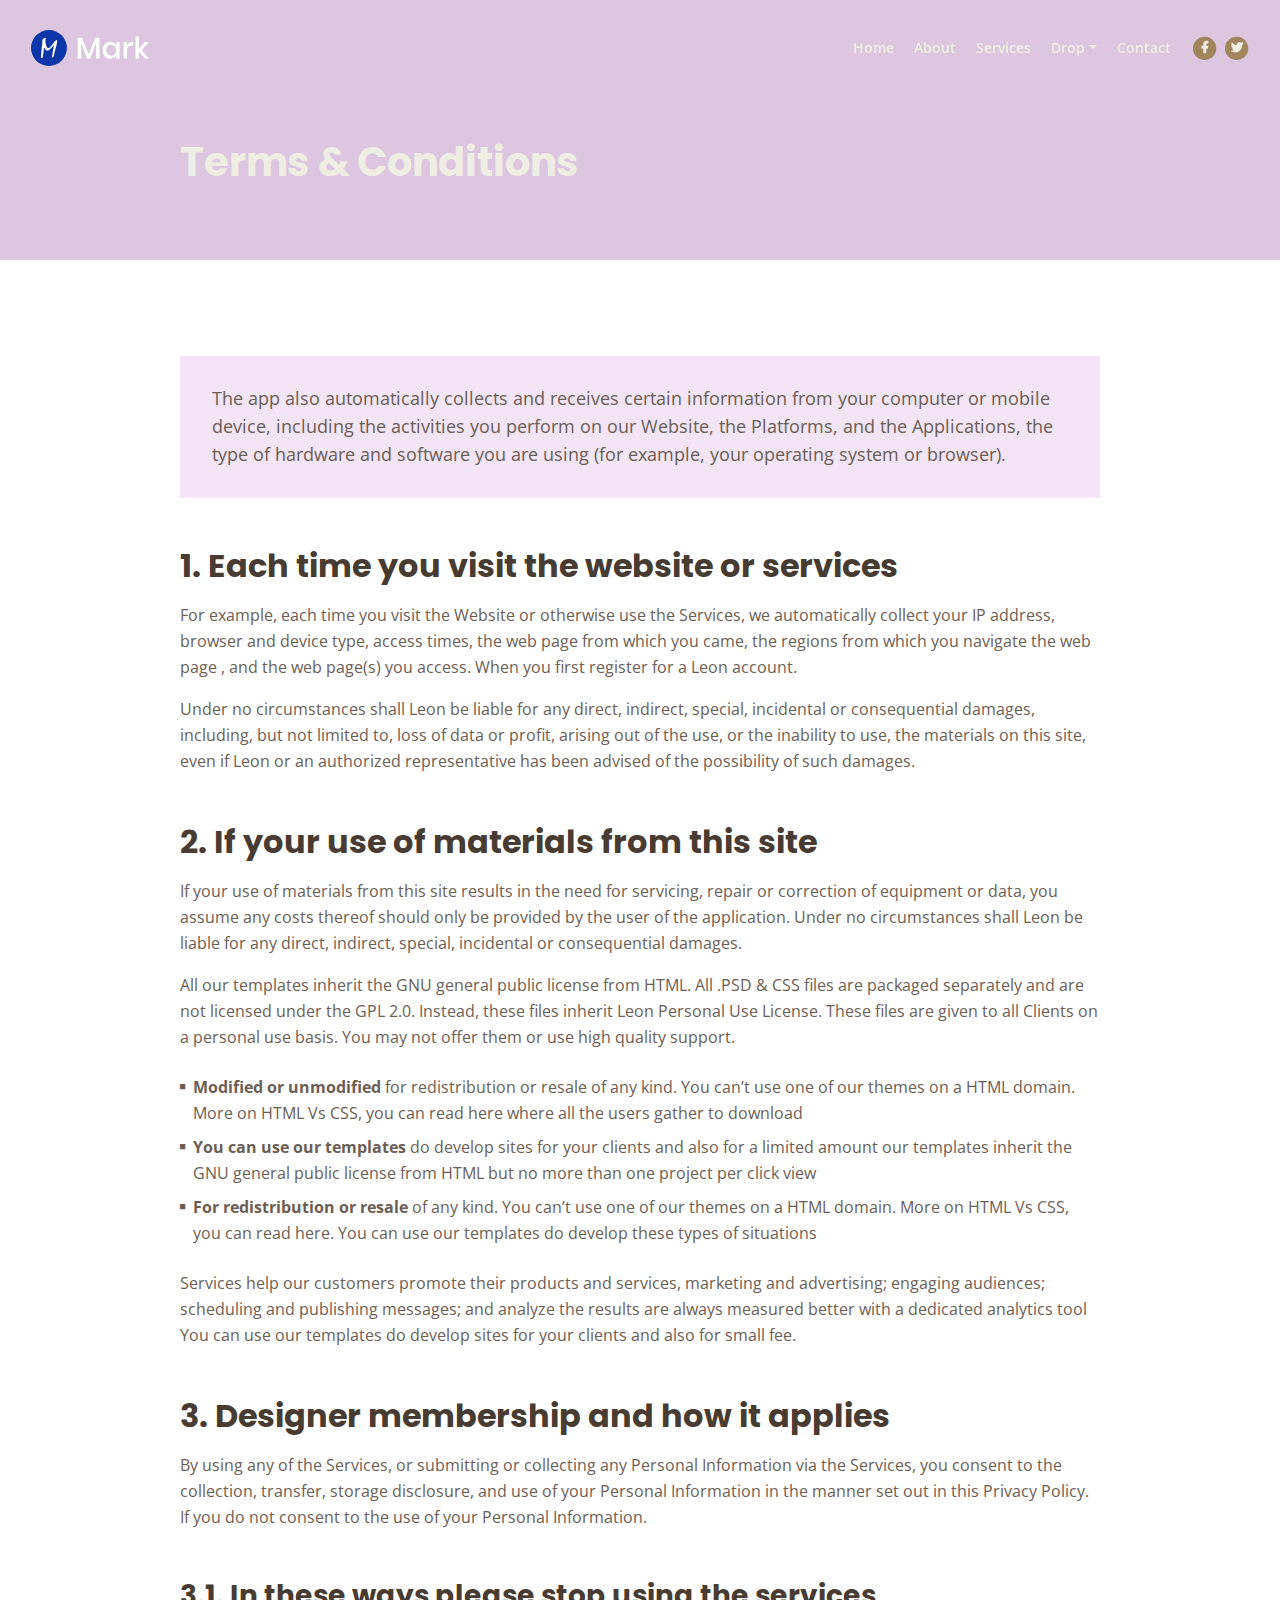
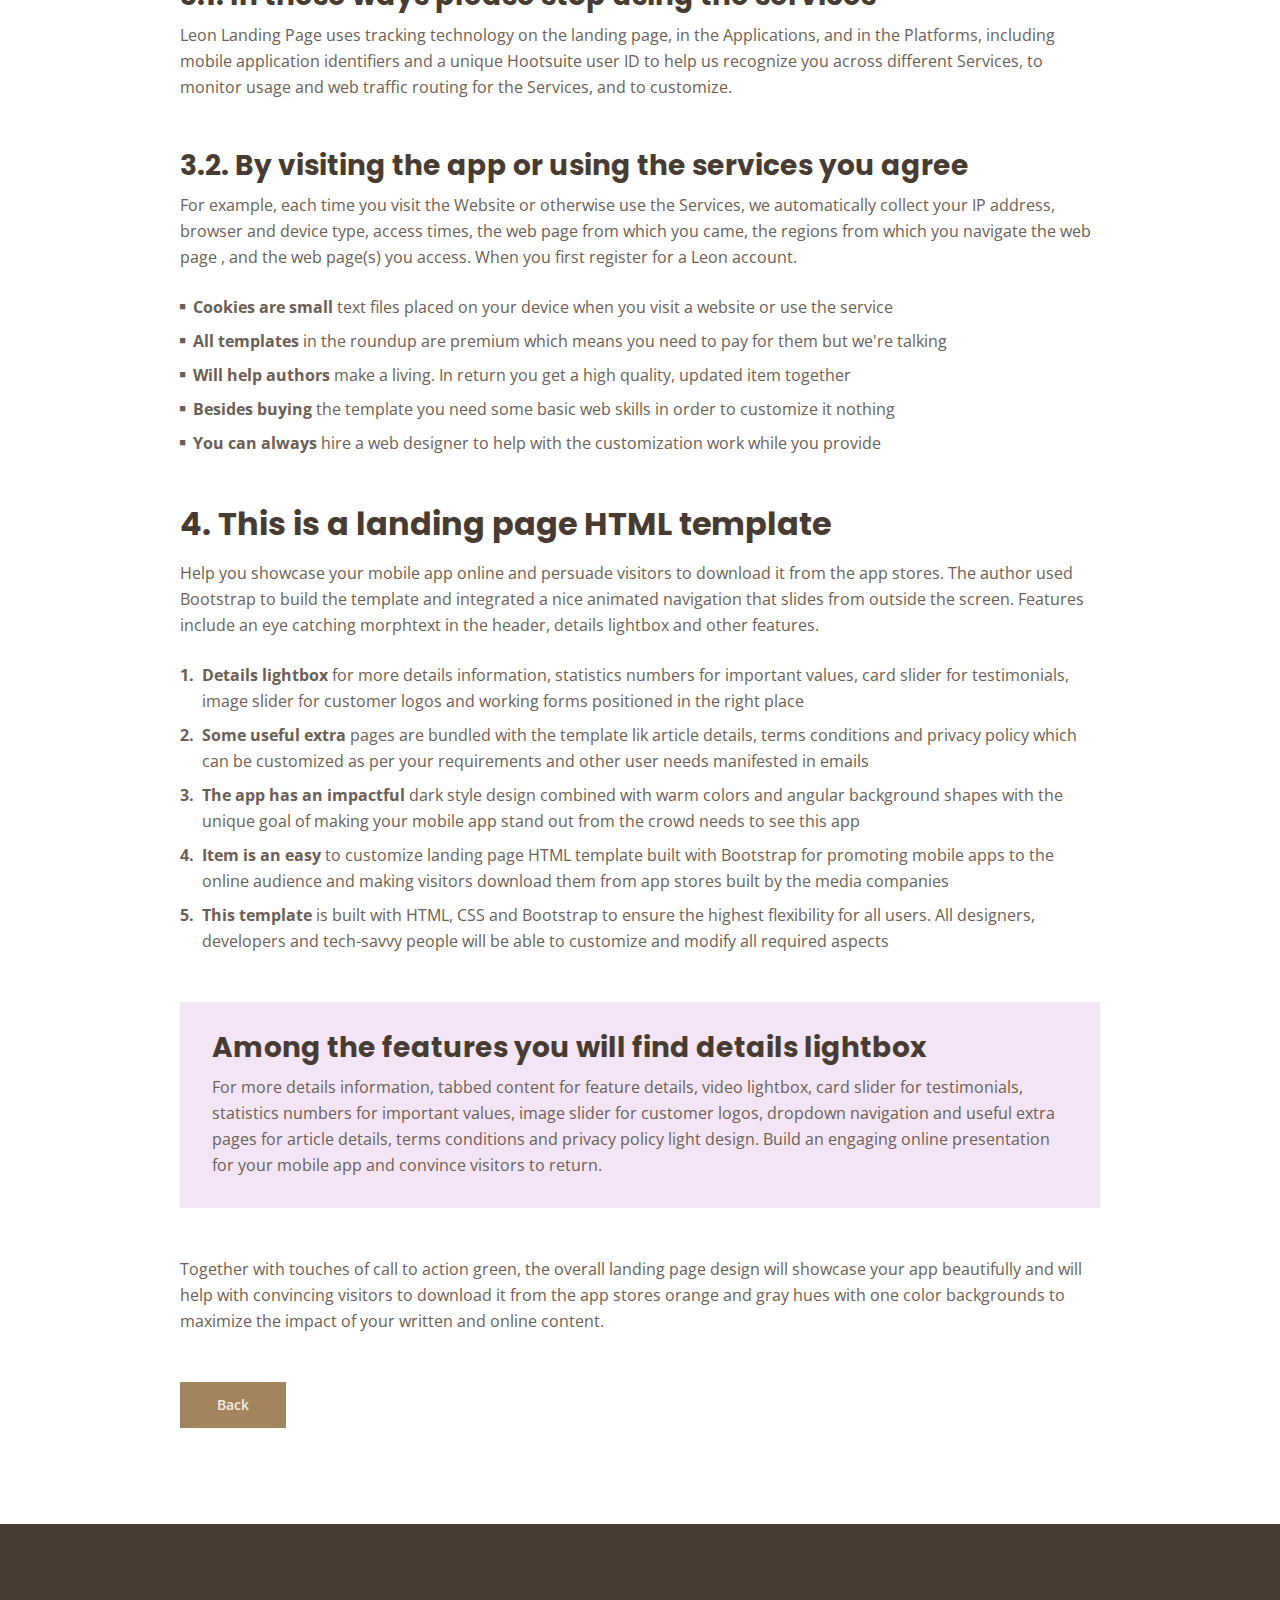
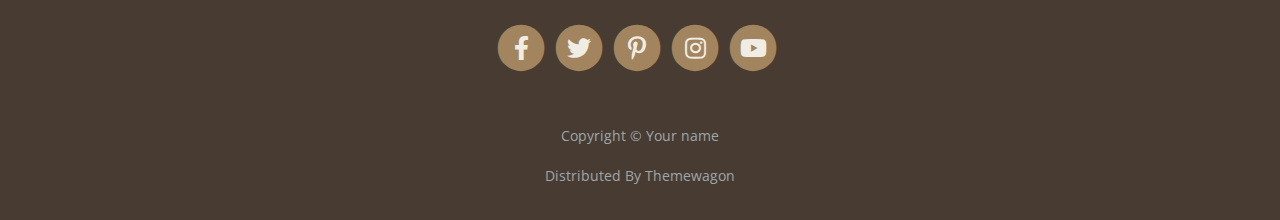
<file: terms.html>
<!DOCTYPE html>
<html lang="en">
<head>
    <meta charset="utf-8">
    <meta name="viewport" content="width=device-width, initial-scale=1, shrink-to-fit=no">
    
    <!-- SEO Meta Tags -->
    <meta name="description" content="Your description">
    <meta name="author" content="Your name">

    <!-- OG Meta Tags to improve the way the post looks when you share the page on Facebook, Twitter, LinkedIn -->
	<meta property="og:site_name" content="" /> <!-- website name -->
	<meta property="og:site" content="" /> <!-- website link -->
	<meta property="og:title" content=""/> <!-- title shown in the actual shared post -->
	<meta property="og:description" content="" /> <!-- description shown in the actual shared post -->
	<meta property="og:image" content="" /> <!-- image link, make sure it's jpg -->
	<meta property="og:url" content="" /> <!-- where do you want your post to link to -->
	<meta name="twitter:card" content="summary_large_image"> <!-- to have large image post format in Twitter -->

    <!-- Webpage Title -->
    <title>Terms & Conditions - Mark</title>
    
    <!-- Styles -->
    <link rel="preconnect" href="https://fonts.gstatic.com">
    <link href="https://fonts.googleapis.com/css2?family=Open+Sans:ital,wght@0,400;0,600;0,700;1,400&family=Poppins:wght@600&display=swap" rel="stylesheet">
    <link href="css/bootstrap.css" rel="stylesheet">
    <link href="css/fontawesome-all.css" rel="stylesheet">
	<link href="css/styles.css" rel="stylesheet">
	
	<!-- Favicon  -->
    <link rel="icon" href="images/favicon.png">
</head>
<body data-spy="scroll" data-target=".fixed-top">
    
    <!-- Navigation -->
    <nav class="navbar navbar-expand-lg fixed-top navbar-dark">
        <div class="container">
            
            <!-- Image Logo -->
            <a class="navbar-brand logo-image" href="index.html"><img src="images/logo.svg" alt="alternative"></a>  

            <!-- Text Logo - Use this if you don't have a graphic logo -->
            <!-- <a class="navbar-brand logo-text page-scroll" href="index.html">Mark</a> -->

            <button class="navbar-toggler p-0 border-0" type="button" data-toggle="offcanvas">
                <span class="navbar-toggler-icon"></span>
            </button>

            <div class="navbar-collapse offcanvas-collapse" id="navbarsExampleDefault">
                <ul class="navbar-nav ml-auto">
                    <li class="nav-item">
                        <a class="nav-link page-scroll" href="index.html#header">Home <span class="sr-only">(current)</span></a>
                    </li>
                    <li class="nav-item">
                        <a class="nav-link page-scroll" href="index.html#about">About</a>
                    </li>
                    <li class="nav-item">
                        <a class="nav-link page-scroll" href="index.html#services">Services</a>
                    </li>
                    <li class="nav-item dropdown">
                        <a class="nav-link dropdown-toggle" href="#" id="dropdown01" data-toggle="dropdown" aria-haspopup="true" aria-expanded="false">Drop</a>
                        <div class="dropdown-menu" aria-labelledby="dropdown01">
                            <a class="dropdown-item page-scroll" href="project.html">Project Details</a>
                            <div class="dropdown-divider"></div>
                            <a class="dropdown-item page-scroll" href="terms.html">Terms Conditions</a>
                            <div class="dropdown-divider"></div>
                            <a class="dropdown-item page-scroll" href="privacy.html">Privacy Policy</a>
                        </div>
                    </li>
                    <li class="nav-item">
                        <a class="nav-link page-scroll" href="index.html#contact">Contact</a>
                    </li>
                </ul>
                <span class="nav-item social-icons">
                    <span class="fa-stack">
                        <a href="#your-link">
                            <i class="fas fa-circle fa-stack-2x"></i>
                            <i class="fab fa-facebook-f fa-stack-1x"></i>
                        </a>
                    </span>
                    <span class="fa-stack">
                        <a href="#your-link">
                            <i class="fas fa-circle fa-stack-2x"></i>
                            <i class="fab fa-twitter fa-stack-1x"></i>
                        </a>
                    </span>
                </span>
            </div> <!-- end of navbar-collapse -->
        </div> <!-- end of container -->
    </nav> <!-- end of navbar -->
    <!-- end of navigation -->


    <!-- Header -->
    <header class="ex-header">
        <div class="container">
            <div class="row">
                <div class="col-xl-10 offset-xl-1">
                    <h1>Terms & Conditions</h1>
                </div> <!-- end of col -->
            </div> <!-- end of row -->
        </div> <!-- end of container -->
    </header> <!-- end of ex-header -->
    <!-- end of header -->


    <!-- Basic -->
    <div class="ex-basic-1 pt-5 pb-5">
        <div class="container">
            <div class="row">
                <div class="col-xl-10 offset-xl-1">
                    <div class="text-box mt-5 mb-5">
                        <p class="p-large">The app also automatically collects and receives certain information from your computer or mobile device, including the activities you perform on our Website, the Platforms, and the Applications, the type of hardware and software you are using (for example, your operating system or browser).</p>
                    </div> <!-- end of text-box -->

                    <h2 class="mb-3">1. Each time you visit the website or services</h2>
                    <p>For example, each time you visit the Website or otherwise use the Services, we automatically collect your IP address, browser and device type, access times, the web page from which you came, the regions from which you navigate the web page , and the web page(s) you access. When you first register for a Leon account.</p>
                    <p class="mb-5">Under no circumstances shall Leon be liable for any direct, indirect, special, incidental or consequential damages, including, but not limited to, loss of data or profit, arising out of the use, or the inability to use, the materials on this site, even if Leon or an authorized representative has been advised of the possibility of such damages.</p>

                    <h2 class="mb-3">2. If your use of materials from this site</h2>
                    <p>If your use of materials from this site results in the need for servicing, repair or correction of equipment or data, you assume any costs thereof should only be provided by the user of the application. Under no circumstances shall Leon be liable for any direct, indirect, special, incidental or consequential damages.</p>
                    <p class="mb-4">All our templates inherit the GNU general public license from HTML. All .PSD & CSS files are packaged separately and are not licensed under the GPL 2.0. Instead, these files inherit Leon Personal Use License. These files are given to all Clients on a personal use basis. You may not offer them or use high quality support.</p>
                    <ul class="list-unstyled li-space-lg mb-4">
                        <li class="media">
                            <i class="fas fa-square"></i>
                            <div class="media-body"><strong>Modified or unmodified</strong> for redistribution or resale of any kind. You can’t use one of our themes on a HTML domain. More on HTML Vs CSS, you can read here where all the users gather to download</div>
                        </li>
                        <li class="media">
                            <i class="fas fa-square"></i>
                            <div class="media-body"><strong>You can use our templates</strong>  do develop sites for your clients and also for a limited amount our templates inherit the GNU general public license from HTML but no more than one project per click view</div>
                        </li>
                        <li class="media">
                            <i class="fas fa-square"></i>
                            <div class="media-body"><strong>For redistribution or resale</strong> of any kind. You can’t use one of our themes on a HTML domain. More on HTML Vs CSS, you can read here. You can use our templates do develop these types of situations</div>
                        </li>
                    </ul>
                    <p class="mb-5">Services help our customers promote their products and services, marketing and advertising; engaging audiences; scheduling and publishing messages; and analyze the results are always measured better with a dedicated analytics tool You can use our templates do develop sites for your clients and also for small fee.</p>

                    <h2 class="mb-3">3. Designer membership and how it applies</h2>
                    <p class="mb-5">By using any of the Services, or submitting or collecting any Personal Information via the Services, you consent to the collection, transfer, storage disclosure, and use of your Personal Information in the manner set out in this Privacy Policy. If you do not consent to the use of your Personal Information.</p>
                    <h3>3.1. In these ways please stop using the services</h3>
                    <p class="mb-5">Leon Landing Page uses tracking technology on the landing page, in the Applications, and in the Platforms, including mobile application identifiers and a unique Hootsuite user ID to help us recognize you across different Services, to monitor usage and web traffic routing for the Services, and to customize.</p>
                    <h3>3.2. By visiting the app or using the services you agree</h3>
                    <p class="mb-4">For example, each time you visit the Website or otherwise use the Services, we automatically collect your IP address, browser and device type, access times, the web page from which you came, the regions from which you navigate the web page , and the web page(s) you access. When you first register for a Leon account.</p>
                    <ul class="list-unstyled li-space-lg mb-5">
                        <li class="media">
                            <i class="fas fa-square"></i>
                            <div class="media-body"><strong>Cookies are small</strong> text files placed on your device when you visit a website or use the service</div>
                        </li>
                        <li class="media">
                            <i class="fas fa-square"></i>
                            <div class="media-body"><strong>All templates</strong> in the roundup are premium which means you need to pay for them but we're talking</div>
                        </li>
                        <li class="media">
                            <i class="fas fa-square"></i>
                            <div class="media-body"><strong>Will help authors </strong> make a living. In return you get a high quality, updated item together</div>
                        </li>
                        <li class="media">
                            <i class="fas fa-square"></i>
                            <div class="media-body"><strong>Besides buying</strong> the template you need some basic web skills in order to customize it nothing</div>
                        </li>
                        <li class="media">
                            <i class="fas fa-square"></i>
                            <div class="media-body"><strong>You can always</strong> hire a web designer to help with the customization work while you provide</div>
                        </li>
                    </ul>
                    
                    <h2 class="mb-3">4. This is a landing page HTML template</h2>
                    <p class="mb-4">Help you showcase your mobile app online and persuade visitors to download it from the app stores. The author used Bootstrap to build the template and integrated a nice animated navigation that slides from outside the screen. Features include an eye catching morphtext in the header, details lightbox and other features.</p>
                    <ul class="list-unstyled li-space-lg mb-5">
                        <li class="media">
                            <strong>1.</strong>
                            <div class="media-body"><strong>Details lightbox</strong> for more details information, statistics numbers for important values, card slider for testimonials, image slider for customer logos and working forms positioned in the right place</div>
                        </li>
                        <li class="media">
                            <strong>2.</strong>
                            <div class="media-body"><strong>Some useful extra</strong> pages are bundled with the template lik article details, terms conditions and privacy policy which can be customized as per your requirements and other user needs manifested in emails</div>
                        </li>
                        <li class="media">
                            <strong>3.</strong>
                            <div class="media-body"><strong>The app has an impactful</strong> dark style design combined with warm colors and angular background shapes with the unique goal of making your mobile app stand out from the crowd needs to see this app</div>
                        </li>
                        <li class="media">
                            <strong>4.</strong>
                            <div class="media-body"><strong>Item is an easy</strong> to customize landing page HTML template built with Bootstrap for promoting mobile apps to the online audience and making visitors download them from app stores built by the media companies</div>
                        </li>
                        <li class="media">
                            <strong>5.</strong>
                            <div class="media-body"><strong>This template</strong> is built with HTML, CSS and Bootstrap to ensure the highest flexibility for all users. All designers, developers and tech-savvy people will be able to customize and modify all required aspects</div>
                        </li>
                    </ul>
                    
                    <div class="text-box mb-5">
                        <h3>Among the features you will find details lightbox</h3>
                        <p>For more details information, tabbed content for feature details, video lightbox, card slider for testimonials, statistics numbers for important values, image slider for customer logos, dropdown navigation and useful extra pages for article details, terms conditions and privacy policy light design. Build an engaging online presentation for your mobile app and convince visitors to return.</p>
                    </div> <!-- end of text-box -->
                    <p class="mb-5">Together with touches of call to action green, the overall landing page design will showcase your app beautifully and will help with convincing visitors to download it from the app stores orange and gray hues with one color backgrounds to maximize the impact of your written and online content.</p>
                    
                    <a class="btn-solid-reg mb-5" href="index.html">Back</a>
                </div> <!-- end of col -->
            </div> <!-- end of row -->
        </div> <!-- end of container -->
    </div> <!-- end of ex-basic-1 -->
    <!-- end of basic -->


    <!-- Footer -->
    <div class="footer bg-gray">
        <div class="container">
            <div class="row">
                <div class="col-lg-12">
                    <div class="social-container">
                        <span class="fa-stack">
                            <a href="#your-link">
                                <i class="fas fa-circle fa-stack-2x"></i>
                                <i class="fab fa-facebook-f fa-stack-1x"></i>
                            </a>
                        </span>
                        <span class="fa-stack">
                            <a href="#your-link">
                                <i class="fas fa-circle fa-stack-2x"></i>
                                <i class="fab fa-twitter fa-stack-1x"></i>
                            </a>
                        </span>
                        <span class="fa-stack">
                            <a href="#your-link">
                                <i class="fas fa-circle fa-stack-2x"></i>
                                <i class="fab fa-pinterest-p fa-stack-1x"></i>
                            </a>
                        </span>
                        <span class="fa-stack">
                            <a href="#your-link">
                                <i class="fas fa-circle fa-stack-2x"></i>
                                <i class="fab fa-instagram fa-stack-1x"></i>
                            </a>
                        </span>
                        <span class="fa-stack">
                            <a href="#your-link">
                                <i class="fas fa-circle fa-stack-2x"></i>
                                <i class="fab fa-youtube fa-stack-1x"></i>
                            </a>
                        </span>
                    </div> <!-- end of social-container -->
                </div> <!-- end of col -->
            </div> <!-- end of row -->
        </div> <!-- end of container -->
    </div> <!-- end of footer -->  
    <!-- end of footer -->


    <!-- Copyright -->
    <div class="copyright bg-gray">
        <div class="container">
            <div class="row">
                <div class="col-lg-12">
                    <p class="p-small">Copyright © <a class="no-line" href="#your-link">Your name</a></p>
                </div> <!-- end of col -->
            </div> <!-- enf of row -->
        </div> <!-- end of container -->

        <div class="container">
            <div class="row">
                <div class="col-lg-12">
                    <p class="p-small">Distributed By <a class="no-line" href="https://themewagon.com/">Themewagon</a></p>
                </div> <!-- end of col -->
            </div> <!-- enf of row -->
        </div> <!-- end of container -->
    </div> <!-- end of copyright --> 
    <!-- end of copyright -->
    
    	
    <!-- Scripts -->
    <script src="js/jquery.min.js"></script> <!-- jQuery for Bootstrap's JavaScript plugins -->
    <script src="js/bootstrap.min.js"></script> <!-- Bootstrap framework -->
    <script src="js/jquery.easing.min.js"></script> <!-- jQuery Easing for smooth scrolling between anchors -->
    <script src="js/scripts.js"></script> <!-- Custom scripts -->
</body>
</html>
</file>
<file: css/styles.css>
/* Description: Master CSS file */

/*****************************************
Table Of Contents:
- General Styles
- Navigation
- Header
- About
- Services
- Details
- Projects
- Works
- Testimonials
- Questions
- Contact
- Footer 
- Copyright
- Back To Top Button
- Extra Pages
- Media Queries
******************************************/

/*****************************************
Colors:
- Backgrounds, navbar - black #483C32
- Backgrounds - light gray #E0D3C5
- Buttons, icons - blue #A2845E
- Headings text - black #483C32
- Body text - dark gray #6B5E56
******************************************/


/**************************/
/*     General Styles     */
/**************************/
body,
html {
	width: 100%;
	height: 100%;
}

body,
p {
	color: #6B5E56;
	font: 400 1rem/1.625rem "Open Sans", sans-serif;
}

h1 {
	color: #483C32;
	font-weight: 700;
	font-size: 2.5rem;
	line-height: 3.25rem;
	font-family: "Poppins"
}

h2 {
	color: #483C32;
	font-weight: 700;
	font-size: 2rem;
	line-height: 2.5rem;
	font-family: "Poppins"
}

h3 {
	color: #483C32;
	font-weight: 700;
	font-size: 1.75rem;
	line-height: 2.25rem;
	font-family: "Poppins"
}

h4 {
	color: #483C32;
	font-weight: 700;
	font-size: 1.5rem;
	line-height: 2rem;
	font-family: "Poppins"
}

h5 {
	color: #483C32;
	font-weight: 700;
	font-size: 1.25rem;
	line-height: 1.625rem;
	font-family: "Poppins"
}

h6 {
	color: #483C32;
	font-weight: 700;
	font-size: 1rem;
	line-height: 1.375rem;
	font-family: "Poppins"
}

.p-large {
	font-size: 1.125rem;
	line-height: 1.75rem;
}

.p-small {
	font-size: 0.875rem;
	line-height: 1.5rem;
}

.testimonial-text {
	font-style: italic;
}

.testimonial-author {
	font-weight: 700;
	font-size: 1rem;
	line-height: 1.5rem;
}

.li-space-lg li {
	margin-bottom: 0.5rem;
}

a {
	color: #6B5E56;
	text-decoration: underline;
}

a:hover {
	color: #6B5E56;
	text-decoration: underline;
}

.no-line {
	text-decoration: none;
}

.no-line:hover {
	text-decoration: none;
}

.blue {
	color: #8F7D66;
}

.bg-gray {
	background-color: #E0D3C5;
}

.section-divider {
	display: block;
	height: 1px;
	margin: 0;
	border: none;
	background-color: #C8B6A6;
}

.btn-solid-reg {
	display: inline-block;
	padding: 1.375rem 2.25rem 1.375rem 2.25rem;
	border: 1px solid #A2845E;
	background-color: #A2845E;
	color: #F0EDE5;
	font-weight: 600;
	font-size: 0.875rem;
	line-height: 0;
	text-decoration: none;
	transition: all 0.2s;
}

.btn-solid-reg:hover {
	background-color: transparent;
	color: #A2845E;
	/* needs to stay here because of the color property of a tag */
	text-decoration: none;
}

.btn-solid-lg {
	display: inline-block;
	padding: 1.625rem 2.625rem 1.625rem 2.625rem;
	border: 1px solid #A2845E;
	background-color: #A2845E;
	color: #F0EDE5;
	font-weight: 600;
	font-size: 0.875rem;
	line-height: 0;
	text-decoration: none;
	transition: all 0.2s;
}

.btn-solid-lg:hover {
	background-color: transparent;
	color: #A2845E;
	/* needs to stay here because of the color property of a tag */
	text-decoration: none;
}

.btn-outline-reg {
	display: inline-block;
	padding: 1.375rem 2.25rem 1.375rem 2.25rem;
	border: 1px solid #483C32;
	background-color: transparent;
	color: #483C32;
	font-weight: 600;
	font-size: 0.875rem;
	line-height: 0;
	text-decoration: none;
	transition: all 0.2s;
}

.btn-outline-reg:hover {
	background-color: #483C32;
	color: #F0EDE5;
	text-decoration: none;
}

.btn-outline-lg {
	display: inline-block;
	padding: 1.625rem 2.625rem 1.625rem 2.625rem;
	border: 1px solid #483C32;
	background-color: transparent;
	color: #483C32;
	font-weight: 600;
	font-size: 0.875rem;
	line-height: 0;
	text-decoration: none;
	transition: all 0.2s;
}

.btn-outline-lg:hover {
	background-color: #483C32;
	color: #F0EDE5;
	text-decoration: none;
}

.btn-outline-sm {
	display: inline-block;
	padding: 1rem 1.5rem 1rem 1.5rem;
	border: 1px solid #483C32;
	background-color: transparent;
	color: #483C32;
	font-weight: 600;
	font-size: 0.875rem;
	line-height: 0;
	text-decoration: none;
	transition: all 0.2s;
}

.btn-outline-sm:hover {
	background-color: #483C32;
	color: #F0EDE5;
	text-decoration: none;
}

.form-group {
	position: relative;
	margin-bottom: 1.25rem;
}

.label-control {
	position: absolute;
	top: 0.875rem;
	left: 1.5rem;
	color: #7d838a;
	opacity: 1;
	font-size: 0.875rem;
	line-height: 1.375rem;
	cursor: text;
	transition: all 0.2s ease;
}

.form-control-input:focus+.label-control,
.form-control-input.notEmpty+.label-control,
.form-control-textarea:focus+.label-control,
.form-control-textarea.notEmpty+.label-control {
	top: 0.125rem;
	color: #6B5E56;
	opacity: 1;
	font-size: 0.75rem;
	font-weight: 700;
}

.form-control-input,
.form-control-select {
	display: block;
	/* needed for proper display of the label in Firefox, IE, Edge */
	width: 100%;
	padding-top: 1.125rem;
	padding-bottom: 0.125rem;
	padding-left: 1.5rem;
	border: 1px solid #cbcbd1;
	background-color: #F0EDE5;
	color: #6B5E56;
	font-size: 0.875rem;
	line-height: 1.875rem;
	transition: all 0.2s;
	-webkit-appearance: none;
	/* removes inner shadow on form inputs on ios safari */
}

.form-control-select {
	padding-top: 0.5rem;
	padding-bottom: 0.5rem;
	height: 3.25rem;
	color: #7d838a;
}

select {
	/* you should keep these first rules in place to maintain cross-browser behavior */
	-webkit-appearance: none;
	-moz-appearance: none;
	-ms-appearance: none;
	-o-appearance: none;
	appearance: none;
	background-image: url('../images/down-arrow.png');
	background-position: 96% 50%;
	background-repeat: no-repeat;
	outline: none;
}

.form-control-textarea {
	display: block;
	/* used to eliminate a bottom gap difference between Chrome and IE/FF */
	width: 100%;
	height: 14rem;
	/* used instead of html rows to normalize height between Chrome and IE/FF */
	padding-top: 1.5rem;
	padding-left: 1.3125rem;
	border: 1px solid #cbcbd1;
	background-color: #F0EDE5;
	color: #6B5E56;
	font-size: 0.875rem;
	line-height: 1.5rem;
	transition: all 0.2s;
}

.form-control-input:focus,
.form-control-select:focus,
.form-control-textarea:focus {
	border: 1px solid #a1a1a1;
	outline: none;
	/* Removes blue border on focus */
}

.form-control-input:hover,
.form-control-select:hover,
.form-control-textarea:hover {
	border: 1px solid #a1a1a1;
}

.checkbox {
	font-size: 0.75rem;
	line-height: 1.25rem;
}

input[type='checkbox'] {
	vertical-align: -10%;
	margin-right: 0.5rem;
}

.form-control-submit-button {
	display: inline-block;
	width: 100%;
	height: 3.25rem;
	border: 1px solid #A2845E;
	border-radius: 32px;
	background-color: #A2845E;
	color: #F0EDE5;
	font-weight: 600;
	font-size: 0.875rem;
	line-height: 0;
	cursor: pointer;
	transition: all 0.2s;
}

.form-control-submit-button:hover {
	border: 1px solid #483C32;
	background-color: transparent;
	color: #483C32;
}


/**********************/
/*     Navigation     */
/**********************/
.navbar {
	background-color: #483C32;
	font-weight: 600;
	font-size: 0.875rem;
	line-height: 0.875rem;
	box-shadow: 0 1px 6px 0 rgba(0, 0, 0, 0.025);
}

.navbar .navbar-brand {
	padding-top: 0.125rem;
	padding-bottom: 0.125rem;
}

.navbar .logo-image img {
	width: 118px;
	height: 36px;
}

.navbar .logo-text {
	color: #F0EDE5;
	font-weight: 700;
	font-size: 1.875rem;
	line-height: 1rem;
	text-decoration: none;
}

.offcanvas-collapse {
	position: fixed;
	top: 3.25rem;
	/* adjusts the height between the top of the page and the offcanvas menu */
	bottom: 0;
	left: 100%;
	width: 100%;
	padding-right: 1rem;
	padding-left: 1rem;
	overflow-y: auto;
	visibility: hidden;
	background-color: #483C32;
	transition: visibility .3s ease-in-out, -webkit-transform .3s ease-in-out;
	transition: transform .3s ease-in-out, visibility .3s ease-in-out;
	transition: transform .3s ease-in-out, visibility .3s ease-in-out, -webkit-transform .3s ease-in-out;
}

.offcanvas-collapse.open {
	visibility: visible;
	-webkit-transform: translateX(-100%);
	transform: translateX(-100%);
}

.navbar .navbar-nav {
	margin-top: 0.75rem;
	margin-bottom: 0.5rem;
}

.navbar .nav-item .nav-link {
	padding-top: 0.625rem;
	padding-bottom: 0.625rem;
	color: #F0EDE5;
	text-decoration: none;
	transition: all 0.2s ease;
}

.navbar .nav-item.dropdown.show .nav-link,
.navbar .nav-item .nav-link:hover,
.navbar .nav-item .nav-link.active {
	color: #F0EDE5;
}

/* Dropdown Menu */
.navbar .dropdown .dropdown-menu {
	animation: fadeDropdown 0.2s;
	/* required for the fade animation */
}

@keyframes fadeDropdown {
	0% {
		opacity: 0;
	}

	100% {
		opacity: 1;
	}
}

.navbar .dropdown-menu {
	margin-top: 0.5rem;
	margin-bottom: 0.5rem;
	border: none;
	background-color: #483C32;
}

.navbar .dropdown-item {
	padding-top: 0.5rem;
	padding-bottom: 0.5rem;
	color: #F0EDE5;
	font-weight: 600;
	font-size: 0.875rem;
	line-height: 0.875rem;
	text-decoration: none;
}

.navbar .dropdown-item:hover {
	background-color: #483C32;
	color: #F0EDE5;
}

.navbar .dropdown-divider {
	width: 100%;
	height: 1px;
	margin: 0.5rem auto 0.5rem auto;
	border: none;
	background-color: #6B5E56;
}

/* end of dropdown menu */

.navbar .fa-stack {
	width: 2em;
	margin-right: 0.25rem;
	font-size: 0.75rem;
}

.navbar .fa-stack-2x {
	color: #A2845E;
	transition: all 0.2s ease;
}

.navbar .fa-stack-1x {
	color: #F0EDE5;
	transition: all 0.2s ease;
}

.navbar .fa-stack:hover .fa-stack-2x {
	color: #F0EDE5;
}

.navbar .fa-stack:hover .fa-stack-1x {
	color: #A2845E;
}

.navbar .navbar-toggler {
	padding: 0;
	border: none;
	font-size: 1.25rem;
}

/* Header Styling */
.header {
	background-color: black;
	padding: 50px 0;
	text-align: center;
}

/* Banner Section */
.banner-section {
	background-color: black;
	/* No need for an image, using solid black */
}

.inner-banner {
	background: rgba(0, 0, 0, 0.6);
	padding: 50px;
}

/* Text Styling */
.inner-banner h2 {
	font-size: 2.5em;
	color: white;
	text-shadow: 2px 2px 4px rgba(0, 0, 0, 0.7);
	/* Adds some depth */
}

.inner-banner p {
	color: #EDE4D9;
	font-size: 1.25em;
}

/* Header Styling */
/* Header Styling */
.header {
	height: 100vh;
	/* Full viewport height to ensure middle centering */
	display: flex;
	justify-content: center;
	/* Center horizontally */
	align-items: center;
	/* Center vertically */
	position: relative;
	/* Needed for absolute positioning of inner elements */
}

/* Full-Width Lilac Background */
.header::before {
	content: '';
	position: absolute;
	top: 0;
	left: 0;
	width: 100%;
	height: 100%;
	background-color: #A8977C;
	/* Lilac background */
	z-index: 1;
	/* Behind the inner content */
}

/* Banner Section */
.banner-section {
	text-align: center;
	/* Ensure text is centered inside the banner */
	position: relative;
	/* Position relative for layering */
	z-index: 2;
	/* Above the lilac background */
}

/* Inner Banner Styling */
.inner-banner {
	background: rgba(255, 255, 255, 0.8);
	/* Slight overlay effect with a hint of white */
	padding: 50px;
	color: black;
	/* Changed text color to black for contrast */
	border-radius: 10px;
	/* Rounded corners */
}

/* Text Styling */
.inner-banner h1 {
	font-family: 'Poppins', sans-serif;
	font-weight: 700;
	font-size: 3.5rem;
	text-transform: uppercase;
	letter-spacing: 2px;
	color: #333;
	/* Darker color for contrast */
	margin-bottom: 20px;
}

.inner-banner p {
	font-family: 'Open Sans', sans-serif;
	font-size: 1.2rem;
	font-weight: 400;
	color: #333;
	/* Darker color for contrast */
	margin-bottom: 40px;
}

/* Button Styles */
.btn {
	text-decoration: none;
	/* Remove underline */
	display: inline-block;
	/* Allow padding and margin */
	padding: 10px 20px;
	/* Padding for buttons */
	border-radius: 5px;
	/* Rounded corners for buttons */
	transition: transform 0.3s ease, background 0.3s ease;
	/* Animation on hover */
}

.btn.discover {
	background-color: #7a6656;
	/* Transparent for discover button */
	color: #fdefda;
	/* Dark text color */
}

.btn.contact {
	background-color: #7a6656;
	/* Orange background for contact button */
	color: #fdefda;
	/* White text color */
}

/* Button Hover Effects */
.btn:hover {
	transform: scale(1.05);
	/* Slightly enlarge the button on hover */
}

.btn.discover:hover {
	background-color: rgba(255, 255, 255, 0.2);
	/* Lighten background on hover */
	
}
.btn.contact:hover {
	background-color: rgba(255, 255, 255, 0.2);
	/* Lighten background on hover */
}
/* Text Styling */
.inner-banner h1 {
	font-size: 3.5em;
	margin-bottom: 20px;
	text-transform: uppercase;
	/* Capitalize the text */
	letter-spacing: 2px;
	/* Space between letters */
}

.inner-banner h2 {
	font-size: 2.5em;
	margin-bottom: 10px;
}

.inner-banner p {
	font-size: 1.25em;
	margin-bottom: 40px;
	/* Space below the paragraph */
}

/* Button Styles */
.btn {
	padding: 12px 30px;
	font-size: 1rem;
	outline: none;
	box-shadow: none;
	color: #fff;
	text-decoration: none;
	margin: 5px;
	/* Space between buttons */
	border: 2px solid transparent;
	/* Default border */
	transition: transform 0.2s ease, background-color 0.2s ease;
	/* Add transition */
}

/* Discover Button Styles */
.btn.discover {
	background-color:#483C32;
	border: none;
}

/* Contact Button Styles */
.btn.contact {
	background-color: #483C32;
	/* Orange background */
	border: none;
	/* No border */
}

/* Button Hover and Active Effects */
.btn:hover {
	transform: scale(1.05);
	/* Slightly increase size on hover */
}

.btn:active {
	transform: scale(0.95);
	/* Slightly decrease size when clicked */
}

.btn {
	text-decoration: none;
	/* Remove underline */
	display: inline-block;
	/* Allow padding and margin */
}

.btn:hover {
	transform: scale(1.05);
	/* Slightly enlarge the button on hover */
}

.btn.discover:hover {
	background-color: rgba(255, 255, 255, 0.2);
	/* Lighten background on hover */
}


/*****************/
/*     About     */
/*****************/
.basic-1 {
	padding-top: 7.75rem;
	padding-bottom: 5.25rem;
}

.basic-1 .text-container {
	margin-bottom: 3rem;
}

.basic-1 .time {
	margin-bottom: 0.5rem;
	color: #A2845E;
	font-weight: 600;
	font-size: 0.875rem;
	line-height: 1.5rem;
	font-family: "Poppins";
}

.basic-1 h6 {
	margin-bottom: 0.125rem;
}


/********************/
/*     Services     */
/********************/
.basic-2 {
	padding-top: 7.75rem;
	padding-bottom: 5.25rem;
}

.basic-2 .h2-heading {
	margin-bottom: 0.75rem;
	text-align: center;
}

.basic-2 .p-heading {
	margin-bottom: 4rem;
	text-align: center;
}

.basic-2 .text-box {
	margin-bottom: 3rem;
	padding: 3.5rem 1rem 2.125rem 1rem;
	border: 1px solid #cfd7de;
}

.basic-2 .fas,
.basic-2 .far {
	margin-bottom: 1.75rem;
	color: #A2845E;
	font-size: 3.5rem;
}

.basic-2 h4 {
	letter-spacing: 1px;
}


/*******************/
/*     Details     */
/*******************/
.split .area-1 {
	height: 430px;
	background: linear-gradient(to bottom right, rgba(25, 26, 29, 0.5), rgba(25, 26, 29, 0.5)), url('../images/details-background.jpg') center center no-repeat;
	background-size: cover;
}

.split .area-2 {
	padding-top: 7.75rem;
	padding-bottom: 7.75rem;
}

.split p {
	margin-bottom: 2.25rem;
}

.split .icons-container {
	margin-top: 3rem;
}

.split .icons-container img {
	width: 50px;
	margin-right: 0.625rem;
	margin-bottom: 0.75rem;
}


/********************/
/*     Projects     */
/********************/
.basic-3 {
	padding-top: 7.75rem;
	padding-bottom: 1rem;
}

.basic-3 .h2-heading {
	margin-bottom: 0.75rem;
	text-align: center;
}

.basic-3 .p-heading {
	margin-bottom: 4rem;
	text-align: center;
}

.basic-3 .text-container {
	margin-bottom: 4rem;
}

.basic-3 .image-container {
	margin-bottom: 1rem;
}

.button {
	display: inline-block;
	padding: 10px 20px;
	font-size: 1rem;
	color: #333;
	/* Text color */
	border: 2px solid #333;
	/* Border */
	border-radius: 5px;
	text-decoration: none !important;
	/* Force removal of underline */
	background-color: transparent;
	/* No background color */
}

.button:hover {
	background-color: #EDE4D9;
	/* Light background on hover */
	color: #000;
	/* Darker text color on hover */
}

.text-container {
	text-align: center;
	/* Centers the text and button */
}


.text-container {
	text-align: center;
	/* Centers the text and button */
}


.text-container {
	text-align: center;
	/* Centers the text and the button */
}


/* Hover Animation */
.basic-3 .image-container {
	overflow: hidden;
	margin-right: auto;
	margin-left: auto;
}

.basic-3 .image-container img {
	margin: 0;
	transition: all 0.2s;
}

.basic-3 .image-container:hover img {
	-moz-transform: scale(1.1);
	-webkit-transform: scale(1.1);
	transform: scale(1.1);
}

/* end of hover animation */


/*****************/
/*     Works     */
/*****************/
.basic-4 {
	padding-bottom: 1rem;
}

.basic-4 .text-container {
	margin-bottom: 4rem;
}

.basic-4 .image-container {
	margin-bottom: 1rem;
}

/* Hover Animation */
.basic-4 .image-container {
	overflow: hidden;
	margin-right: auto;
	margin-left: auto;
}

.basic-4 .image-container img {
	margin: 0;
	transition: all 0.2s;
}

.basic-4 .image-container:hover img {
	-moz-transform: scale(1.15);
	-webkit-transform: scale(1.15);
	transform: scale(1.15);
}

/* end of hover animation */


/************************/
/*     Testimonials     */
/************************/
.cards-1 {
	padding-top: 3rem;
	padding-bottom: 3.875rem;
}

.cards-1 .h2-heading {
	margin-bottom: 3rem;
	text-align: center;
}

.cards-1 .card {
	margin-bottom: 4rem;
	border: none;
}

.cards-1 .card-body {
	padding: 0;
	text-align: center;
}

.cards-1 .testimonial-text {
	margin-bottom: 1.625rem;
}

.cards-1 img {
	display: inline-block;
	width: 60px;
	margin-bottom: 0.875rem;
	border-radius: 50%;
}

.cards-1 .text {
	margin-top: 0.375rem;
}

.cards-1 .testimonial-author {
	color: #483C32;
}

.cards-1 .testimonial-author,
.cards-1 .occupation {
	font-size: 0.875rem;
	line-height: 1.375rem;
}


/*********************/
/*     Questions     */
/*********************/
.accordion-1 {
	padding-top: 7.75rem;
	padding-bottom: 6.75rem;
}

.accordion-1 .h2-heading {
	margin-bottom: 2.5rem;
	text-align: center;
}

.accordion-1 .card {
	margin-bottom: 1.75rem;
	border: none;
}

.accordion-1 .card-header {
	padding: 0;
	border: none;
	background-color: transparent;
}

.accordion-1 .card button {
	padding: 0;
	color: #483C32;
	font-weight: 600;
	font-size: 1.125rem;
	line-height: 1.75rem;
	font-family: 'Poppins';
}

.accordion-1 .card button:hover {
	text-decoration: none;
}

.accordion-1 .card button:before {
	float: left;
	margin-right: 0.625rem;
	font-family: 'Font Awesome 5 Free';
	font-weight: 900;
	content: "\f078";
	transition: all 0.2s;
}

.accordion-1 .card button.collapsed:before {
	-webkit-transform: rotate(180deg);
	-moz-transform: rotate(180deg);
	transform: rotate(180deg);
}

.accordion-1 .card-body {
	padding: 0.75rem 1.5rem 0.5rem 1.5rem;
}


/*******************/
/*     Contact     */
/*******************/
.form-1 {
	padding-top: 7.75rem;

	text-align: center;
}

.form-1 .h2-heading {
	margin-bottom: 0.75rem;
	text-align: center;
}

.form-1 .p-heading {
	margin-bottom: 4rem;
}


/******************/
/*     Footer     */
/******************/
.footer {
	padding-top: 6.25rem;
	padding-bottom: 1rem;
	background-color: #483C32;
	text-align: center;
}

.footer a {
	text-decoration: none;
}

.footer .fa-stack {
	width: 2em;
	margin-bottom: 1.25rem;
	margin-right: 0.375rem;
	font-size: 1.5rem;
}

.footer .fa-stack .fa-stack-1x {
	color: #F0EDE5;
	transition: all 0.2s ease;
}

.footer .fa-stack .fa-stack-2x {
	color: #A2845E;
	transition: all 0.2s ease;
}

.footer .fa-stack:hover .fa-stack-1x {
	color: #A2845E;
}

.footer .fa-stack:hover .fa-stack-2x {
	color: #F0EDE5;
}


/*********************/
/*     Copyright     */
/*********************/
.copyright {
	padding-top: 1rem;
	padding-bottom: 1rem;
	background-color: #483C32;
	text-align: center;
}

.copyright .p-small {
	color: #9da6ac;
	text-align: center;
}

.copyright a {
	color: #9da6ac;
}


/******************************/
/*     Back To Top Button     */
/******************************/
a.back-to-top {
	position: fixed;
	z-index: 999;
	right: 12px;
	bottom: 12px;
	display: none;
	width: 42px;
	height: 42px;
	border-radius: 30px;
	background: #3a424d url("../images/up-arrow.png") no-repeat center 47%;
	background-size: 18px 18px;
	text-indent: -9999px;
}

a:hover.back-to-top {
	background-color: #A2845E;
}
.project-gallery {
    position: relative;
    display: flex;
    align-items: center;
    overflow: hidden; /* Hide overflow for smooth scrolling */
}

.project-container {
    display: flex;
    gap: 20px;
    overflow-x: auto;
    scroll-behavior: smooth;
    width: 100%;
    padding: 20px 0;
}

.project-card {
    flex: 0 0 300px; /* Adjust width as needed */
    min-width: 300px;
    border-radius: 10px;
    box-shadow: 0 4px 10px rgba(0, 0, 0, 0.1);
    transition: transform 0.3s;
    text-align: center;
}

.scroll-button {
    background-color: #333;
    color: white;
    border: none;
    padding: 10px;
    cursor: pointer;
    font-size: 24px;
    position: absolute;
    top: 50%;
    transform: translateY(-50%);
    z-index: 1;
}

.scroll-button.left {
    left: 0;
}

.scroll-button.right {
    right: 0;
}



/* Code Block Styling */
.code-block {
    background-color: #fcfaf5;
    border: 1px solid #ccb77d;
    padding: 10px;
    font-family: monospace;
    font-size: 14px;
    color: #483C32;
    white-space: pre-wrap;
    margin-bottom: 15px;
    border-radius: 5px;
    overflow-x: auto;
}

/* Responsive Adjustments */
@media (max-width: 768px) {
    .section-title {
        font-size: 20px;
    }
    .section-subtitle {
        font-size: 18px;
    }
    .section-description {
        font-size: 14px;
    }
}

/***********************/
/*     Extra Pages     */
/***********************/
.ex-header {
	padding-top: 8.5rem;
	padding-bottom: 4rem;
	background-color: #DCC6E0;
	/* Lilac background */
}

.ex-header h1 {
	color: #F0EDE5;
	/* Darker lilac for header text */
}

.ex-basic-1 .list-unstyled .fas {
	font-size: 0.375rem;
	line-height: 1.625rem;
}

.ex-basic-1 .list-unstyled .media-body {
	margin-left: 0.5rem;
}

.ex-basic-1 .text-box {
	padding: 1.25rem 1.25rem 0.5rem 1.25rem;
	background-color: #F3E5F5;
	/* Light lilac background */
}

.ex-cards-1 .card {
	border: none;
	background-color: transparent;
}

.ex-cards-1 .card .fa-stack {
	width: 2em;
	font-size: 1.125rem;
}

.ex-cards-1 .card .fa-stack-2x {
	color: #6A4C93;
	/* Darker lilac for icons */
}

.ex-cards-1 .card .fa-stack-1x {
	color: #F0EDE5;
	/* White color for text inside icons */
	font-weight: 700;
	line-height: 2.125rem;
}

.ex-cards-1 .card .list-unstyled .media-body {
	margin-left: 0.75rem;
}

.ex-cards-1 .card .list-unstyled .media-body h5 {
	margin-top: 0.125rem;
	margin-bottom: 0.375rem;
	color: #6A4C93;
	/* Darker lilac for headings */
}


/*************************/
/*     Media Queries     */
/*************************/
/* Min-width 768px */
@media (min-width: 768px) {

	/* Header */
	.header {
		padding-top: 11rem;
		padding-bottom: 9rem;
	}

	/* end of header */


	/* Services */
	.basic-2 .text-box {
		padding-right: 2.125rem;
		padding-left: 2.125rem;
	}

	/* end of services */


	/* Extra Pages */
	.ex-basic-1 .text-box {
		padding: 1.75rem 2rem 0.875rem 2rem;
	}

	/* end of extra pages */
}

/* end of min-width 768px */


/* Min-width 992px */
@media (min-width: 992px) {

	/* General Styles */
	.h2-heading {
		width: 35.25rem;
		margin-right: auto;
		margin-left: auto;
	}

	.p-heading {
		width: 46rem;
		margin-right: auto;
		margin-left: auto;
	}

	/* end of general styles */


	/* Navigation */
	.navbar {
		padding-top: 1.75rem;
		background-color: transparent;
		box-shadow: none;
		transition: all 0.2s;
	}

	.navbar.top-nav-collapse {
		padding-top: 0.5rem;
		padding-top: 0.5rem;
		background-color: #483C32;
		box-shadow: 0 3px 6px 0 rgba(0, 0, 0, 0.025);
	}

	.offcanvas-collapse {
		position: static;
		top: auto;
		bottom: auto;
		left: auto;
		width: auto;
		padding-right: 0;
		padding-left: 0;
		background-color: transparent;
		overflow-y: visible;
		visibility: visible;
	}

	.offcanvas-collapse.open {
		-webkit-transform: none;
		transform: none;
	}

	.navbar .navbar-nav {
		margin-top: 0;
		margin-bottom: 0;
	}

	.navbar .nav-item .nav-link {
		padding-right: 0.625rem;
		padding-left: 0.625rem;
	}

	.navbar .dropdown-menu {
		margin-top: 0.25rem;
		box-shadow: 0 3px 3px 1px rgba(0, 0, 0, 0.08);
	}

	.navbar .dropdown-divider {
		width: 90%;
	}

	.navbar .social-icons {
		margin-left: 0.5rem;
	}

	.navbar .fa-stack {
		margin-right: 0;
		margin-left: 0.25rem;
	}

	/* end of navigation */


	/* Header */
	.header {
		padding-top: 15rem;
		padding-bottom: 14rem;
		text-align: left;
	}

	/* end of header */


	/* Details */
	.split {
		height: 760px;
	}

	.split .area-1 {
		height: 100%;
		width: 50%;
		display: inline-block;
	}

	.split .area-2 {
		height: 100%;
		width: 50%;
		display: inline-block;
		vertical-align: top;
	}

	.split .text-container {
		width: 400px;
		margin-left: 3rem;
	}

	/* end of details */


	/* Testimonials */
	.cards-1 .card {
		display: inline-block;
		width: 290px;
		vertical-align: top;
	}

	.cards-1 .card:nth-of-type(3n+2) {
		margin-right: 1.5rem;
		margin-left: 1.5rem;
	}

	.cards-1 .card-body {
		text-align: left;
	}

	.cards-1 .details {
		display: flex;
		align-items: flex-start;
	}

	.cards-1 .details .text {
		flex-direction: column;
	}

	.cards-1 .details img {
		margin-right: 1.125rem;
	}

	/* end of testimonials */


	/* Accordion */
	.accordion-1 .accordion {
		width: 730px;
		margin-right: auto;
		margin-left: auto;
	}

	/* end of accordion */


	/* Contact */
	.form-1 form {
		width: 790px;
		margin-right: auto;
		margin-left: auto;
	}

	/* end of contact */


	/* Extra Pages */
	.ex-cards-1 .card {
		display: inline-block;
		width: 296px;
		vertical-align: top;
	}

	.ex-cards-1 .card:nth-of-type(3n+2) {
		margin-right: 1rem;
		margin-left: 1rem;
	}

	/* end of extra pages */
}

/* end of min-width 992px */


/* Min-width 1200px */
@media (min-width: 1200px) {

	/* General Styles */
	.h1-large {
		font-size: 3.75rem;
		line-height: 4.625rem;
	}

	/* end of general styles */


	/* Navigation */
	.navbar .container {
		max-width: 1330px;
	}

	/* end of navigation */


	/* Header */
	.header {
		padding-top: 18.25rem;
		padding-bottom: 17.25rem;
	}

	/* end of header */


	/* About */
	.basic-1 .text-container.first {
		margin-right: 2rem;
	}

	.basic-1 .text-container.second {
		margin-right: 1rem;
		margin-left: 1rem;
	}

	.basic-1 .text-container.third {
		margin-left: 2rem;
	}

	/* end of about */


	/* Details */
	.split {
		height: 700px;
	}

	.split .text-container {
		width: 460px;
		margin-left: 5rem;
	}

	/* end of details */


	/* Testimonials */
	.cards-1 .card {
		width: 338px;
	}

	.cards-1 .card:nth-of-type(3n+2) {
		margin-right: 2.625rem;
		margin-left: 2.625rem;
	}

	/* end of testimonials */


	/* Extra Pages */
	.ex-cards-1 .card {
		width: 336px;
	}

	.ex-cards-1 .card:nth-of-type(3n+2) {
		margin-right: 2.875rem;
		margin-left: 2.875rem;
	}

	/* end of extra pages */
}

/* end of min-width 1200px */
</file>
